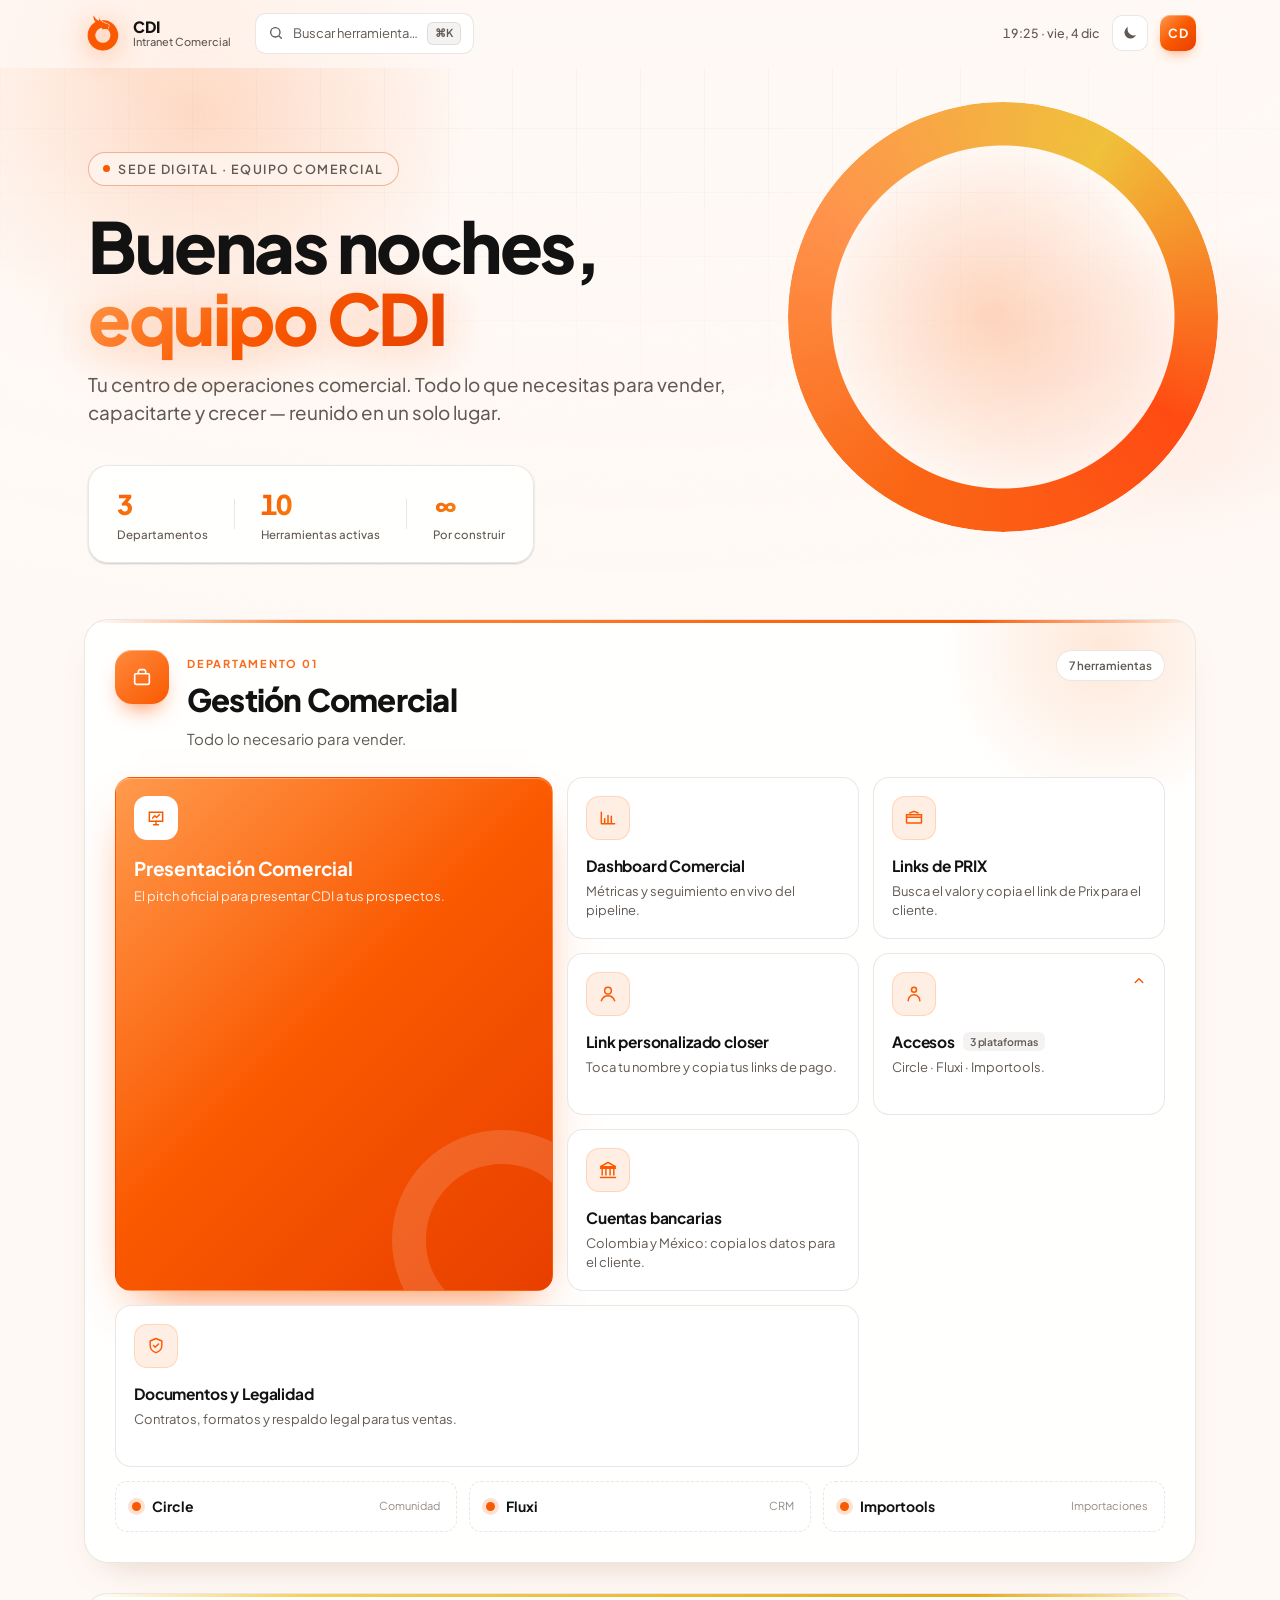
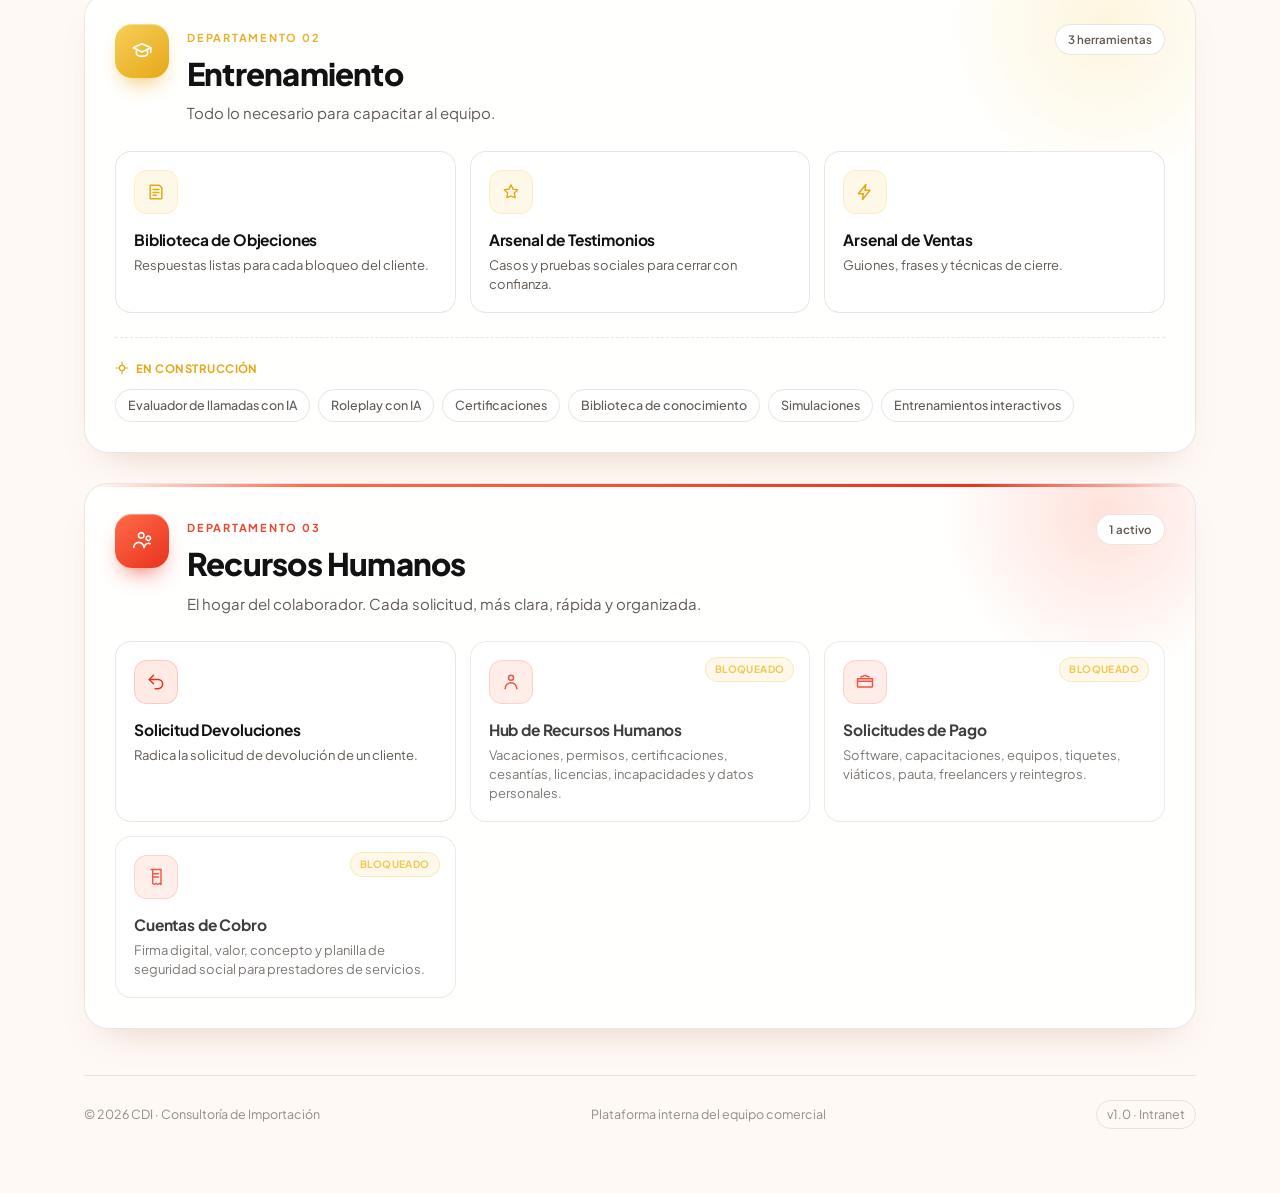
<file: index.html>
<!DOCTYPE html>
<html lang="es" data-theme="dark">
<head>
  <meta charset="UTF-8" />
  <meta name="viewport" content="width=device-width, initial-scale=1.0" />
  <meta name="description" content="Intranet Comercial de CDI — la sede digital del equipo comercial." />
  <meta name="theme-color" content="#070707" />
  <title>CDI · Intranet Comercial</title>
  <link rel="icon" type="image/png" href="favicon.png?v=1">
  <link rel="apple-touch-icon" href="apple-touch-icon.png?v=1">

  <!-- Tipografía de marca Círculo: Plus Jakarta Sans (con fallback de sistema) -->
  <link rel="preconnect" href="https://fonts.googleapis.com" />
  <link rel="preconnect" href="https://fonts.gstatic.com" crossorigin />
  <!-- la fuente carga sin bloquear: la página se muestra de inmediato y la letra cambia al llegar -->
  <link href="https://fonts.googleapis.com/css2?family=Plus+Jakarta+Sans:wght@400;500;600;700;800&display=swap" rel="stylesheet" media="print" onload="this.media='all'" />
  <noscript><link href="https://fonts.googleapis.com/css2?family=Plus+Jakarta+Sans:wght@400;500;600;700;800&display=swap" rel="stylesheet" /></noscript>

  <link rel="stylesheet" href="style.css?v=20261124" />
</head>
<body>
  <!-- Capa ambiental de fondo -->
  <div class="ambient" aria-hidden="true">
    <span class="orb orb--a"></span>
    <span class="orb orb--b"></span>
    <span class="orb orb--c"></span>
    <span class="grid-lines"></span>
  </div>

  <!-- ===================== TOPBAR ===================== -->
  <header class="topbar" id="topbar">
    <div class="topbar__inner">
      <a class="brand" href="#top" aria-label="CDI · Intranet Comercial">
        <span class="brand__mark">
          <img src="logo-circulo.png" alt="" width="38" height="38">
        </span>
        <span class="brand__text">
          <strong>CDI</strong>
          <em>Intranet Comercial</em>
        </span>
      </a>

      <button class="cmd" id="cmdOpen" type="button" aria-label="Buscar en la intranet">
        <svg viewBox="0 0 24 24" width="16" height="16" aria-hidden="true"><circle cx="11" cy="11" r="7" fill="none" stroke="currentColor" stroke-width="2"/><path d="m20 20-3.2-3.2" stroke="currentColor" stroke-width="2" stroke-linecap="round"/></svg>
        <span>Buscar herramienta…</span>
        <kbd>⌘K</kbd>
      </button>

      <div class="topbar__right">
        <span class="clock" id="clock" aria-hidden="true">—</span>
        <button class="icon-btn" id="themeToggle" type="button" aria-label="Cambiar tema">
          <svg class="ic-sun" viewBox="0 0 24 24" width="18" height="18" aria-hidden="true"><circle cx="12" cy="12" r="4.2" fill="currentColor"/><g stroke="currentColor" stroke-width="1.8" stroke-linecap="round"><path d="M12 3v2.4M12 18.6V21M3 12h2.4M18.6 12H21M5.6 5.6l1.7 1.7M16.7 16.7l1.7 1.7M18.4 5.6l-1.7 1.7M7.3 16.7l-1.7 1.7"/></g></svg>
          <svg class="ic-moon" viewBox="0 0 24 24" width="18" height="18" aria-hidden="true"><path d="M20 14.5A8 8 0 0 1 9.5 4a8 8 0 1 0 10.5 10.5Z" fill="currentColor"/></svg>
        </button>
        <div class="avatar" id="avatar" title="Colaborador CDI">CD</div>
      </div>
    </div>
  </header>

  <main id="top">
    <!-- ===================== HERO / LOBBY ===================== -->
    <section class="hero reveal">
      <p class="hero__eyebrow">
        <span class="pulse"></span> Sede digital · Equipo Comercial
      </p>
      <h1 class="hero__title" id="greeting">Bienvenido a CDI</h1>
      <p class="hero__sub">
        Tu centro de operaciones comercial. Todo lo que necesitas para vender,
        capacitarte y crecer — reunido en un solo lugar.
      </p>

      <div class="hero__stats">
        <div class="stat">
          <span class="stat__num" data-count="3">3</span>
          <span class="stat__label">Departamentos</span>
        </div>
        <span class="stat__div"></span>
        <div class="stat">
          <span class="stat__num" data-count="10">10</span>
          <span class="stat__label">Herramientas activas</span>
        </div>
        <span class="stat__div"></span>
        <div class="stat">
          <span class="stat__num">∞</span>
          <span class="stat__label">Por construir</span>
        </div>
      </div>
    </section>

    <!-- ===================== DEPARTAMENTOS ===================== -->
    <section class="departments" aria-label="Departamentos">

      <!-- ========== 1 · GESTIÓN COMERCIAL ========== -->
      <article class="dept dept--comercial reveal" data-accent="comercial" id="dep-comercial">
        <div class="dept__glow" aria-hidden="true"></div>
        <header class="dept__head">
          <div class="dept__badge">
            <svg viewBox="0 0 24 24" width="22" height="22" aria-hidden="true"><path d="M4 8.5h16M8 8.5V6.2A2.2 2.2 0 0 1 10.2 4h3.6A2.2 2.2 0 0 1 16 6.2v2.3M5 8.5h14a1 1 0 0 1 1 1V18a2 2 0 0 1-2 2H6a2 2 0 0 1-2-2V9.5a1 1 0 0 1 1-1Z" fill="none" stroke="currentColor" stroke-width="1.8" stroke-linejoin="round"/></svg>
          </div>
          <div class="dept__titles">
            <span class="dept__kicker">Departamento 01</span>
            <h2 class="dept__name">Gestión Comercial</h2>
            <p class="dept__desc">Todo lo necesario para vender.</p>
          </div>
          <span class="dept__count">7 herramientas</span>
        </header>

        <div class="tools tools--feature">
          <a class="tool tool--primary" href="https://mejiacarlosenrique.github.io/Presentacion/" target="_blank" rel="noopener" data-name="presentación comercial">
            <span class="tool__ic">
              <svg viewBox="0 0 24 24" width="20" height="20" aria-hidden="true"><path d="M4 5h16v11H4z" fill="none" stroke="currentColor" stroke-width="1.8"/><path d="M9 20h6M12 16v4" stroke="currentColor" stroke-width="1.8" stroke-linecap="round"/><path d="M8 12l2.6-2.6 2 2L16 8" fill="none" stroke="currentColor" stroke-width="1.8" stroke-linecap="round" stroke-linejoin="round"/></svg>
            </span>
            <span class="tool__body">
              <strong class="tool__name">Presentación Comercial</strong>
              <span class="tool__desc">El pitch oficial para presentar CDI a tus prospectos.</span>
            </span>
            <span class="tool__arrow" aria-hidden="true">↗</span>
          </a>

          <a class="tool" href="https://mejiacarlosenrique.github.io/GHL---CDI/" target="_blank" rel="noopener" data-name="dashboard comercial">
            <span class="tool__ic">
              <svg viewBox="0 0 24 24" width="20" height="20" aria-hidden="true"><path d="M4 19V5M20 19H4M8 19v-6M12 19V9M16 19v-9" fill="none" stroke="currentColor" stroke-width="1.8" stroke-linecap="round" stroke-linejoin="round"/></svg>
            </span>
            <span class="tool__body">
              <strong class="tool__name">Dashboard Comercial</strong>
              <span class="tool__desc">Métricas y seguimiento en vivo del pipeline.</span>
            </span>
            <span class="tool__arrow" aria-hidden="true">↗</span>
          </a>

          <a class="tool" href="pagos.html" data-name="links de prix pago pse breb cobro">
            <span class="tool__ic">
              <svg viewBox="0 0 24 24" width="20" height="20" aria-hidden="true"><path d="M3 8h18v9a1 1 0 0 1-1 1H4a1 1 0 0 1-1-1V8Z" fill="none" stroke="currentColor" stroke-width="1.8"/><path d="M3 11h18" stroke="currentColor" stroke-width="1.8"/><path d="M7 6l5-2 5 2" fill="none" stroke="currentColor" stroke-width="1.8" stroke-linecap="round" stroke-linejoin="round"/></svg>
            </span>
            <span class="tool__body">
              <strong class="tool__name">Links de PRIX</strong>
              <span class="tool__desc">Busca el valor y copia el link de Prix para el cliente.</span>
            </span>
            <span class="tool__arrow" aria-hidden="true">→</span>
          </a>

          <a class="tool" href="links-closer.html" data-name="link personalizado closer karen yeison wendy lewin group">
            <span class="tool__ic">
              <svg viewBox="0 0 24 24" width="20" height="20" aria-hidden="true"><circle cx="12" cy="8" r="4" fill="none" stroke="currentColor" stroke-width="1.8"/><path d="M4 20c1.5-4 4.5-6 8-6s6.5 2 8 6" fill="none" stroke="currentColor" stroke-width="1.8" stroke-linecap="round"/></svg>
            </span>
            <span class="tool__body">
              <strong class="tool__name">Link personalizado closer</strong>
              <span class="tool__desc">Toca tu nombre y copia tus links de pago.</span>
            </span>
            <span class="tool__arrow" aria-hidden="true">→</span>
          </a>

          <button class="tool tool--group" type="button" data-name="accesos circle fluxi importools" aria-expanded="true" aria-controls="accesos-panel">
            <span class="tool__ic">
              <svg viewBox="0 0 24 24" width="20" height="20" aria-hidden="true"><path d="M15 7a3 3 0 1 0-6 0 3 3 0 0 0 6 0Z" fill="none" stroke="currentColor" stroke-width="1.8"/><path d="M5 20a7 7 0 0 1 14 0" fill="none" stroke="currentColor" stroke-width="1.8" stroke-linecap="round"/></svg>
            </span>
            <span class="tool__body">
              <strong class="tool__name">Accesos <span class="tool__hint">3 plataformas</span></strong>
              <span class="tool__desc">Circle · Fluxi · Importools.</span>
            </span>
            <span class="tool__chev" aria-hidden="true">
              <svg viewBox="0 0 24 24" width="18" height="18"><path d="m7 10 5 5 5-5" fill="none" stroke="currentColor" stroke-width="2" stroke-linecap="round" stroke-linejoin="round"/></svg>
            </span>
          </button>

          <a class="tool" href="cuentas.html" data-name="cuentas bancarias bancolombia mexico clabe transferencia consignacion">
            <span class="tool__ic">
              <svg viewBox="0 0 24 24" width="20" height="20" aria-hidden="true"><path d="M3 10h18M5 10v8M9.5 10v8M14.5 10v8M19 10v8M3 21h18M12 3l9 5H3l9-5Z" fill="none" stroke="currentColor" stroke-width="1.8" stroke-linecap="round" stroke-linejoin="round"/></svg>
            </span>
            <span class="tool__body">
              <strong class="tool__name">Cuentas bancarias</strong>
              <span class="tool__desc">Colombia y México: copia los datos para el cliente.</span>
            </span>
            <span class="tool__arrow" aria-hidden="true">→</span>
          </a>

          <a class="tool" href="legalidad.html" data-name="documentos y legalidad contratos cámara de comercio rut certificación bancaria">
            <span class="tool__ic">
              <svg viewBox="0 0 24 24" width="20" height="20" aria-hidden="true"><path d="M12 3l7 3v5c0 4.4-3 7.6-7 9-4-1.4-7-4.6-7-9V6l7-3Z" fill="none" stroke="currentColor" stroke-width="1.7" stroke-linejoin="round"/><path d="M9 11.5l2 2 4-4" fill="none" stroke="currentColor" stroke-width="1.7" stroke-linecap="round" stroke-linejoin="round"/></svg>
            </span>
            <span class="tool__body">
              <strong class="tool__name">Documentos y Legalidad</strong>
              <span class="tool__desc">Contratos, formatos y respaldo legal para tus ventas.</span>
            </span>
            <span class="tool__arrow" aria-hidden="true">→</span>
          </a>
        </div>

        <div class="accesos" id="accesos-panel">
          <a class="access" href="https://curso.circulodeimportadores.com/c/avisos-y-comunidad?post_login_redirect=https%3A%2F%2Fcurso.circulodeimportadores.com%2F">
            <span class="access__dot"></span>
            <span class="access__name">Circle</span>
            <span class="access__meta">Comunidad</span>
          </a>
          <a class="access" href="https://app.fluxi.co/">
            <span class="access__dot"></span>
            <span class="access__name">Fluxi</span>
            <span class="access__meta">CRM</span>
          </a>
          <a class="access" href="https://importools.com.co/dashboard/importaciones/">
            <span class="access__dot"></span>
            <span class="access__name">Importools</span>
            <span class="access__meta">Importaciones</span>
          </a>
        </div>
      </article>

      <!-- ========== 2 · ENTRENAMIENTO ========== -->
      <article class="dept dept--entrenamiento reveal" data-accent="entrenamiento" id="dep-entrenamiento">
        <div class="dept__glow" aria-hidden="true"></div>
        <header class="dept__head">
          <div class="dept__badge">
            <svg viewBox="0 0 24 24" width="22" height="22" aria-hidden="true"><path d="M12 4 2.5 8.5 12 13l9.5-4.5L12 4Z" fill="none" stroke="currentColor" stroke-width="1.8" stroke-linejoin="round"/><path d="M6 10.5V15c0 1.4 2.7 2.8 6 2.8s6-1.4 6-2.8v-4.5M21.5 8.5v5" fill="none" stroke="currentColor" stroke-width="1.8" stroke-linecap="round"/></svg>
          </div>
          <div class="dept__titles">
            <span class="dept__kicker">Departamento 02</span>
            <h2 class="dept__name">Entrenamiento</h2>
            <p class="dept__desc">Todo lo necesario para capacitar al equipo.</p>
          </div>
          <span class="dept__count">3 herramientas</span>
        </header>

        <div class="tools tools--grid">
          <a class="tool" href="https://consultoriaimportacion-crypto.github.io/objeciones/" target="_blank" rel="noopener" data-name="biblioteca de objeciones">
            <span class="tool__ic">
              <svg viewBox="0 0 24 24" width="20" height="20" aria-hidden="true"><path d="M5 4h11l3 3v13H5z" fill="none" stroke="currentColor" stroke-width="1.8" stroke-linejoin="round"/><path d="M8.5 9h7M8.5 12.5h7M8.5 16h4" stroke="currentColor" stroke-width="1.8" stroke-linecap="round"/></svg>
            </span>
            <span class="tool__body">
              <strong class="tool__name">Biblioteca de Objeciones</strong>
              <span class="tool__desc">Respuestas listas para cada bloqueo del cliente.</span>
            </span>
            <span class="tool__arrow" aria-hidden="true">↗</span>
          </a>

          <a class="tool" href="https://consultoriaimportacion-crypto.github.io/ARSENAL-DE-TESTIMONIOS/Arsenal_de_Casos.html" target="_blank" rel="noopener" data-name="arsenal de testimonios">
            <span class="tool__ic">
              <svg viewBox="0 0 24 24" width="20" height="20" aria-hidden="true"><path d="M12 3.5l2.5 5 5.5.8-4 3.9.95 5.5L12 16.9 7.1 18.7 8 13.2 4 9.3l5.5-.8L12 3.5Z" fill="none" stroke="currentColor" stroke-width="1.7" stroke-linejoin="round"/></svg>
            </span>
            <span class="tool__body">
              <strong class="tool__name">Arsenal de Testimonios</strong>
              <span class="tool__desc">Casos y pruebas sociales para cerrar con confianza.</span>
            </span>
            <span class="tool__arrow" aria-hidden="true">↗</span>
          </a>

          <a class="tool" href="https://consultoriaimportacion-crypto.github.io/closing/?v=2" target="_blank" rel="noopener" data-name="arsenal de ventas cierre closing">
            <span class="tool__ic">
              <svg viewBox="0 0 24 24" width="20" height="20" aria-hidden="true"><path d="M13 3 4 14h6l-1 7 9-11h-6l1-7Z" fill="none" stroke="currentColor" stroke-width="1.8" stroke-linejoin="round"/></svg>
            </span>
            <span class="tool__body">
              <strong class="tool__name">Arsenal de Ventas</strong>
              <span class="tool__desc">Guiones, frases y técnicas de cierre.</span>
            </span>
            <span class="tool__arrow" aria-hidden="true">↗</span>
          </a>
        </div>

        <footer class="roadmap">
          <span class="roadmap__label">
            <svg viewBox="0 0 24 24" width="14" height="14" aria-hidden="true"><path d="M12 2v4M12 18v4M2 12h4M18 12h4" stroke="currentColor" stroke-width="2" stroke-linecap="round"/><circle cx="12" cy="12" r="4.5" fill="none" stroke="currentColor" stroke-width="2"/></svg>
            En construcción
          </span>
          <ul class="roadmap__chips">
            <li>Evaluador de llamadas con IA</li>
            <li>Roleplay con IA</li>
            <li>Certificaciones</li>
            <li>Biblioteca de conocimiento</li>
            <li>Simulaciones</li>
            <li>Entrenamientos interactivos</li>
          </ul>
        </footer>
      </article>

      <!-- ========== 3 · RECURSOS HUMANOS ========== -->
      <article class="dept dept--rrhh reveal" data-accent="rrhh" id="dep-rrhh">
        <div class="dept__glow" aria-hidden="true"></div>
        <header class="dept__head">
          <div class="dept__badge">
            <svg viewBox="0 0 24 24" width="22" height="22" aria-hidden="true"><path d="M9 8a3 3 0 1 0-.001-.001M16.5 9a2.4 2.4 0 1 0 0-.001" fill="none" stroke="currentColor" stroke-width="1.8"/><path d="M3 19a5.5 5.5 0 0 1 11 0M14.5 19a4.5 4.5 0 0 1 6.5-4.02" fill="none" stroke="currentColor" stroke-width="1.8" stroke-linecap="round"/></svg>
          </div>
          <div class="dept__titles">
            <span class="dept__kicker">Departamento 03</span>
            <h2 class="dept__name">Recursos Humanos</h2>
            <p class="dept__desc">El hogar del colaborador. Cada solicitud, más clara, rápida y organizada.</p>
          </div>
          <span class="dept__count">1 activo</span>
        </header>

        <div class="tools tools--grid">
          <a class="tool" href="https://script.google.com/macros/s/AKfycbwHZqwj7JlY9vyj9EdR917MvA25Np7XS5CUlZMr_02Nra-gs50mEdbJVmujbJBznIsW0A/exec" target="_blank" rel="noopener" data-name="solicitud devoluciones devolucion reembolso cliente">
            <span class="tool__ic">
              <svg viewBox="0 0 24 24" width="20" height="20" aria-hidden="true"><path d="M9 14 4 9l5-5" fill="none" stroke="currentColor" stroke-width="1.8" stroke-linecap="round" stroke-linejoin="round"/><path d="M4 9h10.5a5.5 5.5 0 0 1 0 11H11" fill="none" stroke="currentColor" stroke-width="1.8" stroke-linecap="round"/></svg>
            </span>
            <span class="tool__body">
              <strong class="tool__name">Solicitud Devoluciones</strong>
              <span class="tool__desc">Radica la solicitud de devolución de un cliente.</span>
            </span>
            <span class="tool__arrow" aria-hidden="true">↗</span>
          </a>

          <span class="tool tool--soon" data-name="hub de recursos humanos vacaciones permisos incapacidades" aria-disabled="true" tabindex="0">
            <span class="tool__ic">
              <svg viewBox="0 0 24 24" width="20" height="20" aria-hidden="true"><path d="M15 7a3 3 0 1 0-6 0 3 3 0 0 0 6 0Z" fill="none" stroke="currentColor" stroke-width="1.8"/><path d="M5 20a7 7 0 0 1 14 0" fill="none" stroke="currentColor" stroke-width="1.8" stroke-linecap="round"/></svg>
            </span>
            <span class="tool__body">
              <strong class="tool__name">Hub de Recursos Humanos</strong>
              <span class="tool__desc">Vacaciones, permisos, certificaciones, cesantías, licencias, incapacidades y datos personales.</span>
            </span>
            <span class="badge badge--soon">Bloqueado</span>
          </span>

          <span class="tool tool--soon" data-name="portal de solicitudes de pago viaticos software" aria-disabled="true" tabindex="0">
            <span class="tool__ic">
              <svg viewBox="0 0 24 24" width="20" height="20" aria-hidden="true"><path d="M3 8h18v9a1 1 0 0 1-1 1H4a1 1 0 0 1-1-1V8Z" fill="none" stroke="currentColor" stroke-width="1.8"/><path d="M3 11h18" stroke="currentColor" stroke-width="1.8"/><path d="M7 6l5-2 5 2" fill="none" stroke="currentColor" stroke-width="1.8" stroke-linecap="round" stroke-linejoin="round"/></svg>
            </span>
            <span class="tool__body">
              <strong class="tool__name">Solicitudes de Pago</strong>
              <span class="tool__desc">Software, capacitaciones, equipos, tiquetes, viáticos, pauta, freelancers y reintegros.</span>
            </span>
            <span class="badge badge--soon">Bloqueado</span>
          </span>

          <span class="tool tool--soon" data-name="portal de cuentas de cobro firma digital" aria-disabled="true" tabindex="0">
            <span class="tool__ic">
              <svg viewBox="0 0 24 24" width="20" height="20" aria-hidden="true"><path d="M6 3h12v18l-2-1.3-2 1.3-2-1.3-2 1.3-2-1.3V3Z" fill="none" stroke="currentColor" stroke-width="1.7" stroke-linejoin="round"/><path d="M9 8h6M9 12h6" stroke="currentColor" stroke-width="1.7" stroke-linecap="round"/></svg>
            </span>
            <span class="tool__body">
              <strong class="tool__name">Cuentas de Cobro</strong>
              <span class="tool__desc">Firma digital, valor, concepto y planilla de seguridad social para prestadores de servicios.</span>
            </span>
            <span class="badge badge--soon">Bloqueado</span>
          </span>
        </div>
      </article>

    </section>

    <footer class="site-foot">
      <span>© <span id="year">2026</span> CDI · Consultoría de Importación</span>
      <span class="site-foot__mid">Plataforma interna del equipo comercial</span>
      <span class="site-foot__ver">v1.0 · Intranet</span>
    </footer>
  </main>

  <!-- ===================== COMMAND PALETTE ===================== -->
  <div class="palette" id="palette" hidden>
    <div class="palette__backdrop" data-close></div>
    <div class="palette__panel" role="dialog" aria-modal="true" aria-label="Buscar herramienta">
      <div class="palette__input">
        <svg viewBox="0 0 24 24" width="18" height="18" aria-hidden="true"><circle cx="11" cy="11" r="7" fill="none" stroke="currentColor" stroke-width="2"/><path d="m20 20-3.2-3.2" stroke="currentColor" stroke-width="2" stroke-linecap="round"/></svg>
        <input type="text" id="paletteInput" placeholder="Buscar herramienta, departamento o recurso…" autocomplete="off" />
        <kbd data-close>Esc</kbd>
      </div>
      <ul class="palette__list" id="paletteList"></ul>
      <div class="palette__empty" id="paletteEmpty" hidden>Sin resultados.</div>
    </div>
  </div>

  <div class="toast" id="toast" role="status" aria-live="polite"></div>

  <script src="script.js?v=20261124"></script>
</body>
</html>
</file>
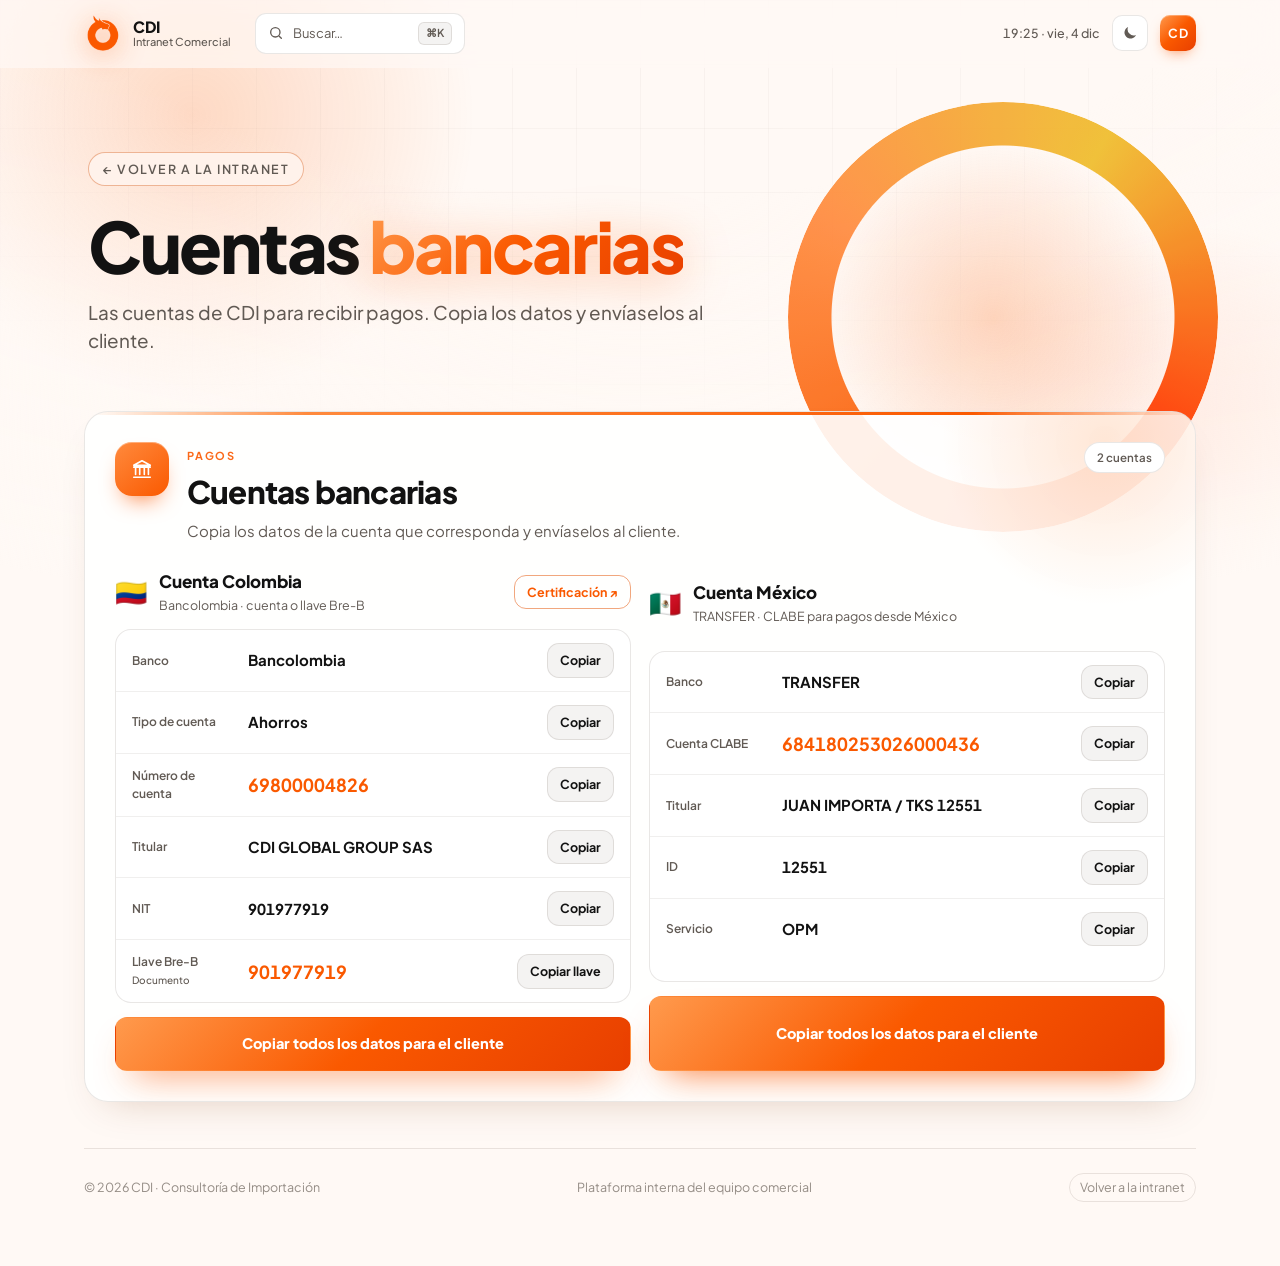
<file: cuentas.html>
<!DOCTYPE html>
<html lang="es" data-theme="dark">
<head>
  <meta charset="UTF-8" />
  <meta name="viewport" content="width=device-width, initial-scale=1.0" />
  <meta name="description" content="Documentos legales de CDI para compartir con clientes." />
  <meta name="theme-color" content="#070707" />
  <title>Cuentas bancarias · CDI</title>
  <link rel="icon" type="image/png" href="favicon.png?v=1">
  <link rel="apple-touch-icon" href="apple-touch-icon.png?v=1">

  <link rel="preconnect" href="https://fonts.googleapis.com" />
  <link rel="preconnect" href="https://fonts.gstatic.com" crossorigin />
  <!-- la fuente carga sin bloquear: la página se muestra de inmediato y la letra cambia al llegar -->
  <link href="https://fonts.googleapis.com/css2?family=Plus+Jakarta+Sans:wght@400;500;600;700;800&display=swap" rel="stylesheet" media="print" onload="this.media='all'" />
  <noscript><link href="https://fonts.googleapis.com/css2?family=Plus+Jakarta+Sans:wght@400;500;600;700;800&display=swap" rel="stylesheet" /></noscript>

  <link rel="stylesheet" href="style.css?v=20261124" />
</head>
<body>
  <div class="ambient" aria-hidden="true">
    <span class="orb orb--a"></span>
    <span class="orb orb--b"></span>
    <span class="orb orb--c"></span>
    <span class="grid-lines"></span>
  </div>

  <!-- ===================== TOPBAR ===================== -->
  <header class="topbar" id="topbar">
    <div class="topbar__inner">
      <a class="brand" href="index.html" aria-label="Volver a la Intranet CDI">
        <span class="brand__mark">
          <img src="logo-circulo.png" alt="" width="38" height="38">
        </span>
        <span class="brand__text">
          <strong>CDI</strong>
          <em>Intranet Comercial</em>
        </span>
      </a>

      <button class="cmd" id="cmdOpen" type="button" aria-label="Buscar">
        <svg viewBox="0 0 24 24" width="16" height="16" aria-hidden="true"><circle cx="11" cy="11" r="7" fill="none" stroke="currentColor" stroke-width="2"/><path d="m20 20-3.2-3.2" stroke="currentColor" stroke-width="2" stroke-linecap="round"/></svg>
        <span>Buscar…</span>
        <kbd>⌘K</kbd>
      </button>

      <div class="topbar__right">
        <span class="clock" id="clock" aria-hidden="true">—</span>
        <button class="icon-btn" id="themeToggle" type="button" aria-label="Cambiar tema">
          <svg class="ic-sun" viewBox="0 0 24 24" width="18" height="18" aria-hidden="true"><circle cx="12" cy="12" r="4.2" fill="currentColor"/><g stroke="currentColor" stroke-width="1.8" stroke-linecap="round"><path d="M12 3v2.4M12 18.6V21M3 12h2.4M18.6 12H21M5.6 5.6l1.7 1.7M16.7 16.7l1.7 1.7M18.4 5.6l-1.7 1.7M7.3 16.7l-1.7 1.7"/></g></svg>
          <svg class="ic-moon" viewBox="0 0 24 24" width="18" height="18" aria-hidden="true"><path d="M20 14.5A8 8 0 0 1 9.5 4a8 8 0 1 0 10.5 10.5Z" fill="currentColor"/></svg>
        </button>
        <div class="avatar" id="avatar" title="Colaborador CDI">CD</div>
      </div>
    </div>
  </header>

  <main id="top">
    <!-- ===================== HERO ===================== -->
    <section class="hero reveal">
      <p class="hero__eyebrow">
        <a href="index.html" style="color:inherit;text-decoration:none">← Volver a la intranet</a>
      </p>
      <h1 class="hero__title">Cuentas <span class="fire-text">bancarias</span></h1>
      <p class="hero__sub">
        Las cuentas de CDI para recibir pagos. Copia los datos y envíaselos al cliente.
      </p>
    </section>

    <!-- ===================== CUENTAS BANCARIAS ===================== -->
    <section class="departments" aria-label="Cuentas bancarias">
      <article class="dept dept--comercial reveal" data-accent="comercial" id="dep-cuentas">
        <div class="dept__glow" aria-hidden="true"></div>
        <header class="dept__head">
          <div class="dept__badge">
            <svg viewBox="0 0 24 24" width="22" height="22" aria-hidden="true"><path d="M3 10h18M5 10v8M9.5 10v8M14.5 10v8M19 10v8M3 21h18M12 3l9 5H3l9-5Z" fill="none" stroke="currentColor" stroke-width="1.8" stroke-linecap="round" stroke-linejoin="round"/></svg>
          </div>
          <div class="dept__titles">
            <span class="dept__kicker">Pagos</span>
            <h2 class="dept__name">Cuentas bancarias</h2>
            <p class="dept__desc">Copia los datos de la cuenta que corresponda y envíaselos al cliente.</p>
          </div>
          <span class="dept__count">2 cuentas</span>
        </header>

        <div class="banks">
          <div class="bank">
            <div class="bank__head"><span class="bank__flag" aria-hidden="true">🇨🇴</span><div><h3 class="bank__title">Cuenta Colombia</h3><p class="bank__sub">Bancolombia · cuenta o llave Bre-B</p></div><a class="bank__doc" href="https://drive.google.com/file/d/1KCqrTq3aJAJK92B0ZrPsDkqoJbLykQMn/view" target="_blank" rel="noopener">Certificación ↗</a></div>
            <dl class="bank__rows">
              <div class="bank__row"><dt>Banco</dt><dd>Bancolombia</dd><button class="bank__copy" type="button" data-copy="Bancolombia">Copiar</button></div>
              <div class="bank__row"><dt>Tipo de cuenta</dt><dd>Ahorros</dd><button class="bank__copy" type="button" data-copy="Ahorros">Copiar</button></div>
              <div class="bank__row bank__row--key"><dt>Número de cuenta</dt><dd>69800004826</dd><button class="bank__copy" type="button" data-copy="69800004826">Copiar</button></div>
              <div class="bank__row"><dt>Titular</dt><dd>CDI GLOBAL GROUP SAS</dd><button class="bank__copy" type="button" data-copy="CDI GLOBAL GROUP SAS">Copiar</button></div>
              <div class="bank__row"><dt>NIT</dt><dd>901977919</dd><button class="bank__copy" type="button" data-copy="901977919">Copiar</button></div>
              <div class="bank__row bank__row--key"><dt>Llave Bre-B<br><small style="font-weight:500">Documento</small></dt><dd>901977919</dd><button class="bank__copy" type="button" data-copy="901977919">Copiar llave</button></div>
            </dl>
            <button class="bank__all" type="button" data-copy="Datos para el pago:&#10;Banco: Bancolombia&#10;Tipo de cuenta: Ahorros&#10;Número de cuenta: 69800004826&#10;Titular: CDI GLOBAL GROUP SAS&#10;NIT: 901977919&#10;Llave Bre-B (documento): 901977919">Copiar todos los datos para el cliente</button>
          </div>
          <div class="bank">
            <div class="bank__head"><span class="bank__flag" aria-hidden="true">🇲🇽</span><div><h3 class="bank__title">Cuenta México</h3><p class="bank__sub">TRANSFER · CLABE para pagos desde México</p></div></div>
            <dl class="bank__rows">
              <div class="bank__row"><dt>Banco</dt><dd>TRANSFER</dd><button class="bank__copy" type="button" data-copy="TRANSFER">Copiar</button></div>
              <div class="bank__row bank__row--key"><dt>Cuenta CLABE</dt><dd>684180253026000436</dd><button class="bank__copy" type="button" data-copy="684180253026000436">Copiar</button></div>
              <div class="bank__row"><dt>Titular</dt><dd>JUAN IMPORTA / TKS 12551</dd><button class="bank__copy" type="button" data-copy="JUAN IMPORTA / TKS 12551">Copiar</button></div>
              <div class="bank__row"><dt>ID</dt><dd>12551</dd><button class="bank__copy" type="button" data-copy="12551">Copiar</button></div>
              <div class="bank__row"><dt>Servicio</dt><dd>OPM</dd><button class="bank__copy" type="button" data-copy="OPM">Copiar</button></div>
            </dl>
            <button class="bank__all" type="button" data-copy="Datos para el pago:&#10;Banco: TRANSFER&#10;Cuenta CLABE: 684180253026000436&#10;Titular: JUAN IMPORTA / TKS 12551&#10;ID: 12551&#10;Servicio: OPM">Copiar todos los datos para el cliente</button>
          </div>
        </div>
      </article>
    </section>

    <footer class="site-foot">
      <span>© <span id="year">2026</span> CDI · Consultoría de Importación</span>
      <span class="site-foot__mid">Plataforma interna del equipo comercial</span>
      <span class="site-foot__ver"><a href="index.html" style="color:inherit">Volver a la intranet</a></span>
    </footer>
  </main>

  <!-- ===================== COMMAND PALETTE ===================== -->
  <div class="palette" id="palette" hidden>
    <div class="palette__backdrop" data-close></div>
    <div class="palette__panel" role="dialog" aria-modal="true" aria-label="Buscar">
      <div class="palette__input">
        <svg viewBox="0 0 24 24" width="18" height="18" aria-hidden="true"><circle cx="11" cy="11" r="7" fill="none" stroke="currentColor" stroke-width="2"/><path d="m20 20-3.2-3.2" stroke="currentColor" stroke-width="2" stroke-linecap="round"/></svg>
        <input type="text" id="paletteInput" placeholder="Buscar…" autocomplete="off" />
        <kbd data-close>Esc</kbd>
      </div>
      <ul class="palette__list" id="paletteList"></ul>
      <div class="palette__empty" id="paletteEmpty" hidden>Sin resultados.</div>
    </div>
  </div>

  <div class="toast" id="toast" role="status" aria-live="polite"></div>

  <script src="script.js?v=20261124"></script>
</body>
</html>
</file>
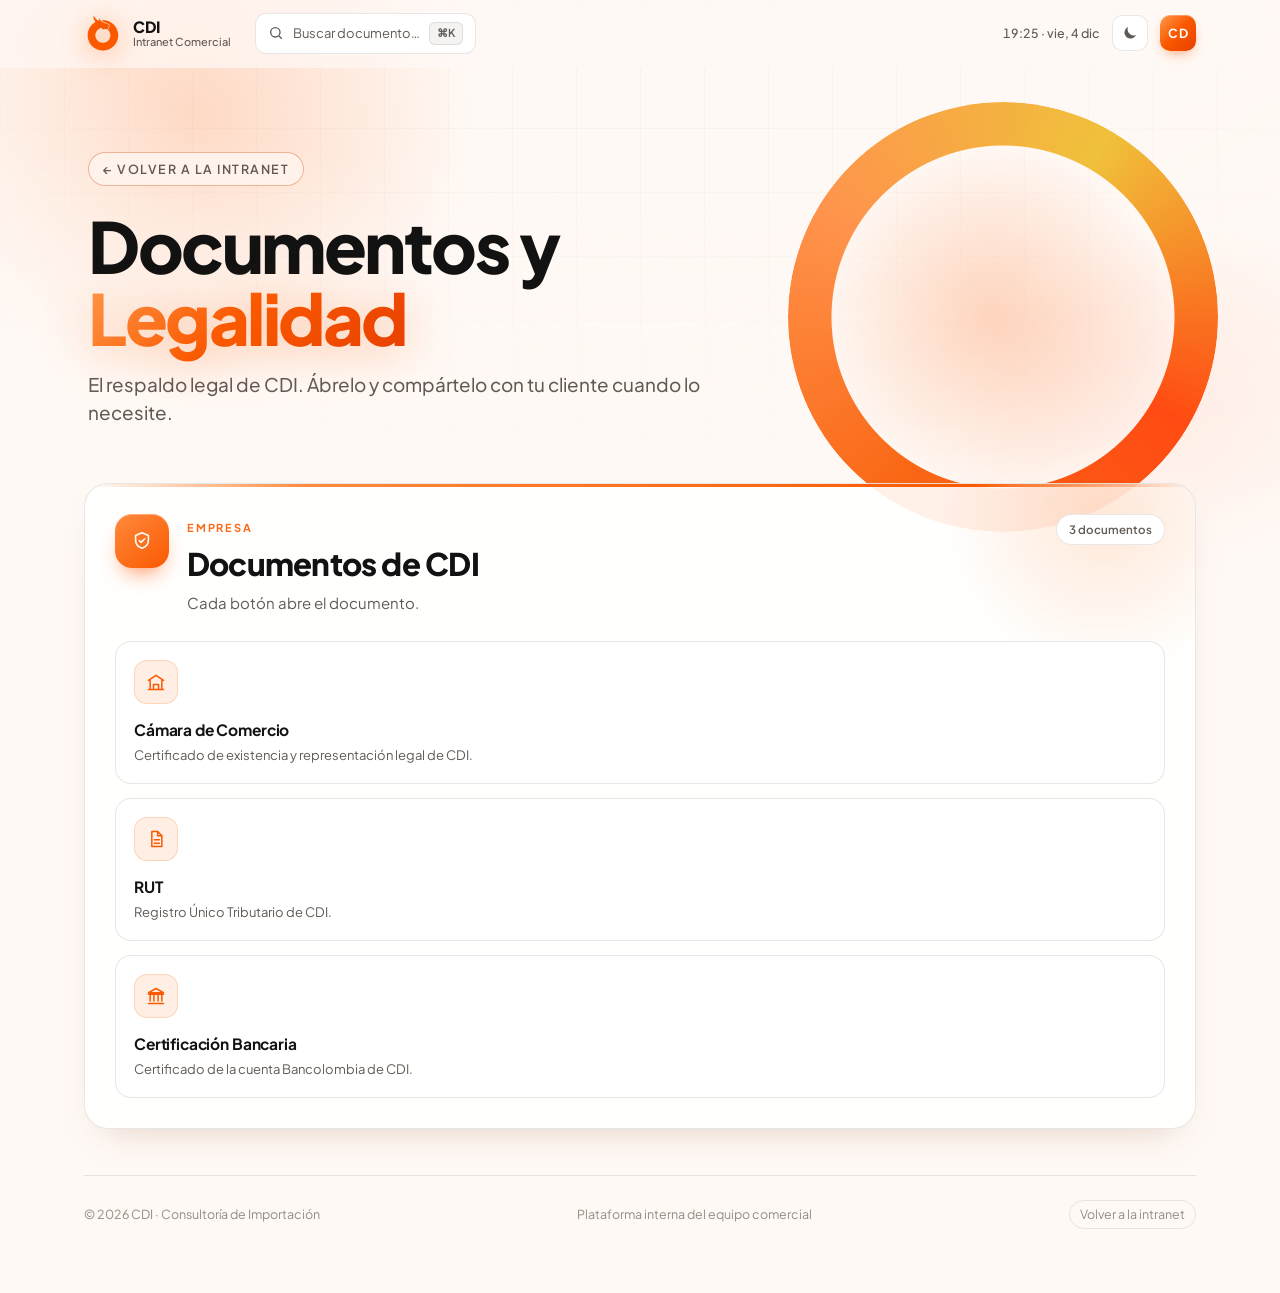
<file: legalidad.html>
<!DOCTYPE html>
<html lang="es" data-theme="dark">
<head>
  <meta charset="UTF-8" />
  <meta name="viewport" content="width=device-width, initial-scale=1.0" />
  <meta name="description" content="Documentos legales de CDI para compartir con clientes." />
  <meta name="theme-color" content="#070707" />
  <title>Documentos y Legalidad · CDI</title>
  <link rel="icon" type="image/png" href="favicon.png?v=1">
  <link rel="apple-touch-icon" href="apple-touch-icon.png?v=1">

  <link rel="preconnect" href="https://fonts.googleapis.com" />
  <link rel="preconnect" href="https://fonts.gstatic.com" crossorigin />
  <!-- la fuente carga sin bloquear: la página se muestra de inmediato y la letra cambia al llegar -->
  <link href="https://fonts.googleapis.com/css2?family=Plus+Jakarta+Sans:wght@400;500;600;700;800&display=swap" rel="stylesheet" media="print" onload="this.media='all'" />
  <noscript><link href="https://fonts.googleapis.com/css2?family=Plus+Jakarta+Sans:wght@400;500;600;700;800&display=swap" rel="stylesheet" /></noscript>

  <link rel="stylesheet" href="style.css?v=20261124" />
</head>
<body>
  <div class="ambient" aria-hidden="true">
    <span class="orb orb--a"></span>
    <span class="orb orb--b"></span>
    <span class="orb orb--c"></span>
    <span class="grid-lines"></span>
  </div>

  <!-- ===================== TOPBAR ===================== -->
  <header class="topbar" id="topbar">
    <div class="topbar__inner">
      <a class="brand" href="index.html" aria-label="Volver a la Intranet CDI">
        <span class="brand__mark">
          <img src="logo-circulo.png" alt="" width="38" height="38">
        </span>
        <span class="brand__text">
          <strong>CDI</strong>
          <em>Intranet Comercial</em>
        </span>
      </a>

      <button class="cmd" id="cmdOpen" type="button" aria-label="Buscar documento">
        <svg viewBox="0 0 24 24" width="16" height="16" aria-hidden="true"><circle cx="11" cy="11" r="7" fill="none" stroke="currentColor" stroke-width="2"/><path d="m20 20-3.2-3.2" stroke="currentColor" stroke-width="2" stroke-linecap="round"/></svg>
        <span>Buscar documento…</span>
        <kbd>⌘K</kbd>
      </button>

      <div class="topbar__right">
        <span class="clock" id="clock" aria-hidden="true">—</span>
        <button class="icon-btn" id="themeToggle" type="button" aria-label="Cambiar tema">
          <svg class="ic-sun" viewBox="0 0 24 24" width="18" height="18" aria-hidden="true"><circle cx="12" cy="12" r="4.2" fill="currentColor"/><g stroke="currentColor" stroke-width="1.8" stroke-linecap="round"><path d="M12 3v2.4M12 18.6V21M3 12h2.4M18.6 12H21M5.6 5.6l1.7 1.7M16.7 16.7l1.7 1.7M18.4 5.6l-1.7 1.7M7.3 16.7l-1.7 1.7"/></g></svg>
          <svg class="ic-moon" viewBox="0 0 24 24" width="18" height="18" aria-hidden="true"><path d="M20 14.5A8 8 0 0 1 9.5 4a8 8 0 1 0 10.5 10.5Z" fill="currentColor"/></svg>
        </button>
        <div class="avatar" id="avatar" title="Colaborador CDI">CD</div>
      </div>
    </div>
  </header>

  <main id="top">
    <!-- ===================== HERO ===================== -->
    <section class="hero reveal">
      <p class="hero__eyebrow">
        <a href="index.html" style="color:inherit;text-decoration:none">← Volver a la intranet</a>
      </p>
      <h1 class="hero__title">Documentos y <span class="fire-text">Legalidad</span></h1>
      <p class="hero__sub">
        El respaldo legal de CDI. Ábrelo y compártelo con tu cliente cuando lo necesite.
      </p>
    </section>

    <!-- ===================== DOCUMENTOS ===================== -->
    <section class="departments" aria-label="Documentos">
      <article class="dept dept--comercial reveal" data-accent="comercial" id="dep-legalidad">
        <div class="dept__glow" aria-hidden="true"></div>
        <header class="dept__head">
          <div class="dept__badge">
            <svg viewBox="0 0 24 24" width="22" height="22" aria-hidden="true"><path d="M12 3l7 3v5c0 4.4-3 7.6-7 9-4-1.4-7-4.6-7-9V6l7-3Z" fill="none" stroke="currentColor" stroke-width="1.7" stroke-linejoin="round"/><path d="M9 11.5l2 2 4-4" fill="none" stroke="currentColor" stroke-width="1.7" stroke-linecap="round" stroke-linejoin="round"/></svg>
          </div>
          <div class="dept__titles">
            <span class="dept__kicker">Empresa</span>
            <h2 class="dept__name">Documentos de CDI</h2>
            <p class="dept__desc">Cada botón abre el documento.</p>
          </div>
          <span class="dept__count">3 documentos</span>
        </header>

        <!-- Para agregar un documento: copia un bloque <a>, cambia el link (Drive → Compartir → Copiar vínculo), el nombre y la descripción. -->
        <div class="tools">
          <a class="tool" href="https://drive.google.com/file/d/1mG6gnXVMGvrD8uc9GZ1Fw_R0VbtMhX_V/view" target="_blank" rel="noopener" data-name="cámara de comercio camara">
            <span class="tool__ic">
              <svg viewBox="0 0 24 24" width="20" height="20" aria-hidden="true"><path d="M3 21h18M5 21V10M19 21V10M9 21v-6h6v6M3 10l9-6 9 6" fill="none" stroke="currentColor" stroke-width="1.8" stroke-linecap="round" stroke-linejoin="round"/></svg>
            </span>
            <span class="tool__body">
              <strong class="tool__name">Cámara de Comercio</strong>
              <span class="tool__desc">Certificado de existencia y representación legal de CDI.</span>
            </span>
            <span class="tool__arrow" aria-hidden="true">↗</span>
          </a>

          <a class="tool" href="https://drive.google.com/file/d/14R3j3gHSQoSwajXf66b4-6aFNpmJuVwl/view" target="_blank" rel="noopener" data-name="rut dian">
            <span class="tool__ic">
              <svg viewBox="0 0 24 24" width="20" height="20" aria-hidden="true"><path d="M7 3h7l5 5v13H7z" fill="none" stroke="currentColor" stroke-width="1.8" stroke-linejoin="round"/><path d="M14 3v5h5M10 13h6M10 17h6" fill="none" stroke="currentColor" stroke-width="1.8" stroke-linecap="round" stroke-linejoin="round"/></svg>
            </span>
            <span class="tool__body">
              <strong class="tool__name">RUT</strong>
              <span class="tool__desc">Registro Único Tributario de CDI.</span>
            </span>
            <span class="tool__arrow" aria-hidden="true">↗</span>
          </a>

          <a class="tool" href="https://drive.google.com/file/d/1KCqrTq3aJAJK92B0ZrPsDkqoJbLykQMn/view" target="_blank" rel="noopener" data-name="certificación bancaria certificacion cuenta banco">
            <span class="tool__ic">
              <svg viewBox="0 0 24 24" width="20" height="20" aria-hidden="true"><path d="M3 10h18M5 10v8M9.5 10v8M14.5 10v8M19 10v8M3 21h18M12 3l9 5H3l9-5Z" fill="none" stroke="currentColor" stroke-width="1.8" stroke-linecap="round" stroke-linejoin="round"/></svg>
            </span>
            <span class="tool__body">
              <strong class="tool__name">Certificación Bancaria</strong>
              <span class="tool__desc">Certificado de la cuenta Bancolombia de CDI.</span>
            </span>
            <span class="tool__arrow" aria-hidden="true">↗</span>
          </a>
        </div>
      </article>
    </section>

    <footer class="site-foot">
      <span>© <span id="year">2026</span> CDI · Consultoría de Importación</span>
      <span class="site-foot__mid">Plataforma interna del equipo comercial</span>
      <span class="site-foot__ver"><a href="index.html" style="color:inherit">Volver a la intranet</a></span>
    </footer>
  </main>

  <!-- ===================== COMMAND PALETTE ===================== -->
  <div class="palette" id="palette" hidden>
    <div class="palette__backdrop" data-close></div>
    <div class="palette__panel" role="dialog" aria-modal="true" aria-label="Buscar documento">
      <div class="palette__input">
        <svg viewBox="0 0 24 24" width="18" height="18" aria-hidden="true"><circle cx="11" cy="11" r="7" fill="none" stroke="currentColor" stroke-width="2"/><path d="m20 20-3.2-3.2" stroke="currentColor" stroke-width="2" stroke-linecap="round"/></svg>
        <input type="text" id="paletteInput" placeholder="Buscar documento…" autocomplete="off" />
        <kbd data-close>Esc</kbd>
      </div>
      <ul class="palette__list" id="paletteList"></ul>
      <div class="palette__empty" id="paletteEmpty" hidden>Sin resultados.</div>
    </div>
  </div>

  <div class="toast" id="toast" role="status" aria-live="polite"></div>

  <script src="script.js?v=20261124"></script>
</body>
</html>
</file>
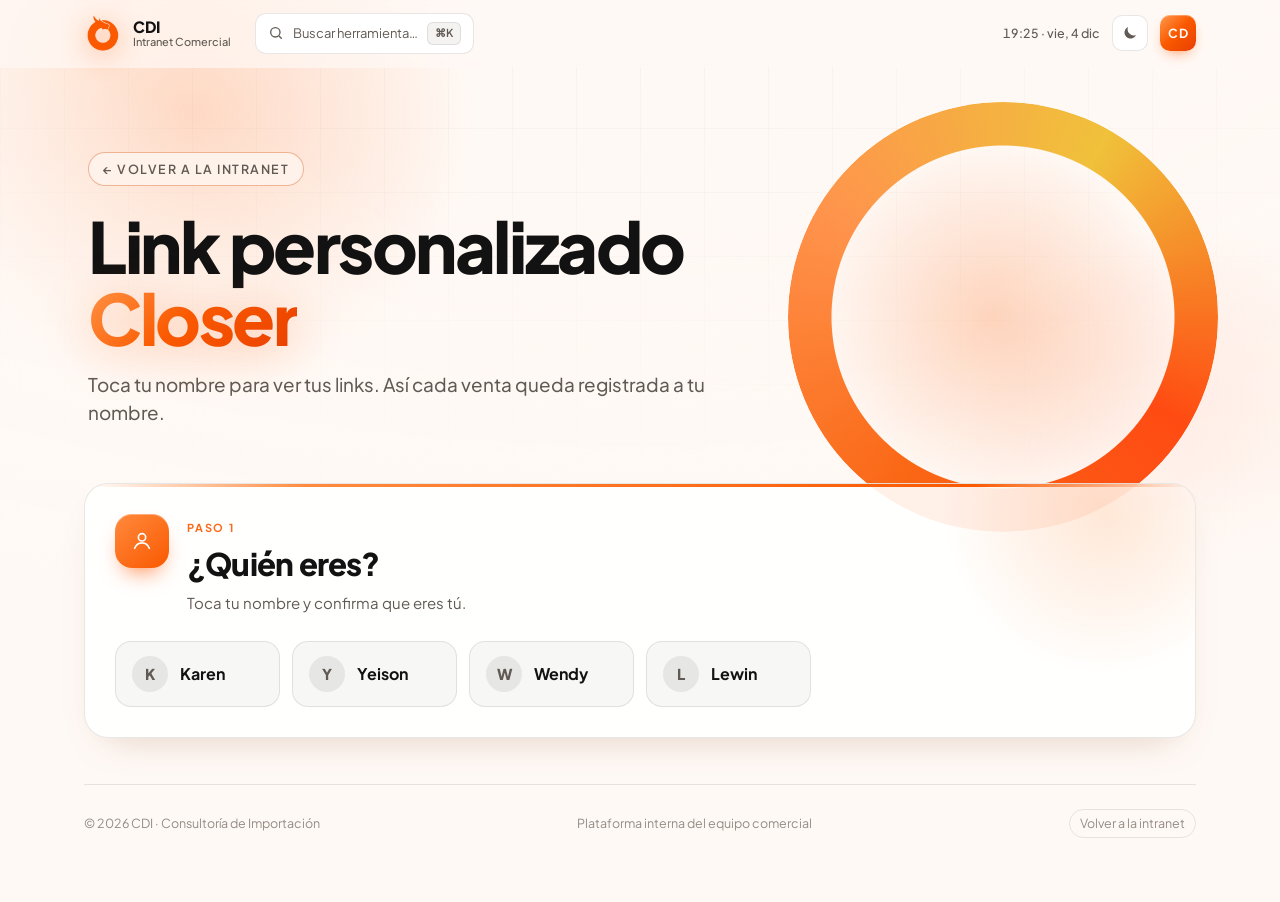
<file: links-closer.html>
<!DOCTYPE html>
<html lang="es" data-theme="dark">
<head>
  <meta charset="UTF-8" />
  <meta name="viewport" content="width=device-width, initial-scale=1.0" />
  <meta name="description" content="Links de pago personalizados de cada closer." />
  <meta name="theme-color" content="#070707" />
  <title>Link Personalizado Closer · CDI</title>
  <link rel="icon" type="image/png" href="favicon.png?v=1">
  <link rel="apple-touch-icon" href="apple-touch-icon.png?v=1">

  <link rel="preconnect" href="https://fonts.googleapis.com" />
  <link rel="preconnect" href="https://fonts.gstatic.com" crossorigin />
  <!-- la fuente carga sin bloquear: la página se muestra de inmediato y la letra cambia al llegar -->
  <link href="https://fonts.googleapis.com/css2?family=Plus+Jakarta+Sans:wght@400;500;600;700;800&display=swap" rel="stylesheet" media="print" onload="this.media='all'" />
  <noscript><link href="https://fonts.googleapis.com/css2?family=Plus+Jakarta+Sans:wght@400;500;600;700;800&display=swap" rel="stylesheet" /></noscript>

  <link rel="stylesheet" href="style.css?v=20261124" />
</head>
<body>
  <div class="ambient" aria-hidden="true">
    <span class="orb orb--a"></span>
    <span class="orb orb--b"></span>
    <span class="orb orb--c"></span>
    <span class="grid-lines"></span>
  </div>

  <!-- ===================== TOPBAR ===================== -->
  <header class="topbar" id="topbar">
    <div class="topbar__inner">
      <a class="brand" href="index.html" aria-label="Volver a la Intranet CDI">
        <span class="brand__mark">
          <img src="logo-circulo.png" alt="" width="38" height="38">
        </span>
        <span class="brand__text">
          <strong>CDI</strong>
          <em>Intranet Comercial</em>
        </span>
      </a>

      <button class="cmd" id="cmdOpen" type="button" aria-label="Buscar">
        <svg viewBox="0 0 24 24" width="16" height="16" aria-hidden="true"><circle cx="11" cy="11" r="7" fill="none" stroke="currentColor" stroke-width="2"/><path d="m20 20-3.2-3.2" stroke="currentColor" stroke-width="2" stroke-linecap="round"/></svg>
        <span>Buscar herramienta…</span>
        <kbd>⌘K</kbd>
      </button>

      <div class="topbar__right">
        <span class="clock" id="clock" aria-hidden="true">—</span>
        <button class="icon-btn" id="themeToggle" type="button" aria-label="Cambiar tema">
          <svg class="ic-sun" viewBox="0 0 24 24" width="18" height="18" aria-hidden="true"><circle cx="12" cy="12" r="4.2" fill="currentColor"/><g stroke="currentColor" stroke-width="1.8" stroke-linecap="round"><path d="M12 3v2.4M12 18.6V21M3 12h2.4M18.6 12H21M5.6 5.6l1.7 1.7M16.7 16.7l1.7 1.7M18.4 5.6l-1.7 1.7M7.3 16.7l-1.7 1.7"/></g></svg>
          <svg class="ic-moon" viewBox="0 0 24 24" width="18" height="18" aria-hidden="true"><path d="M20 14.5A8 8 0 0 1 9.5 4a8 8 0 1 0 10.5 10.5Z" fill="currentColor"/></svg>
        </button>
        <div class="avatar" id="avatar" title="Colaborador CDI">CD</div>
      </div>
    </div>
  </header>

  <main id="top">
    <section class="hero reveal">
      <p class="hero__eyebrow"><a href="index.html" style="color:inherit;text-decoration:none">← Volver a la intranet</a></p>
      <h1 class="hero__title">Link personalizado <span class="fire-text">Closer</span></h1>
      <p class="hero__sub" id="closerHeroSub">Toca tu nombre para ver tus links. Así cada venta queda registrada a tu nombre.</p>
    </section>

    <section class="departments" aria-label="Links por closer">
      <article class="dept dept--comercial reveal" data-accent="comercial" id="dep-closer">
        <div class="dept__glow" aria-hidden="true"></div>
        <header class="dept__head">
          <div class="dept__badge">
            <svg viewBox="0 0 24 24" width="22" height="22" aria-hidden="true"><circle cx="12" cy="8" r="4" fill="none" stroke="currentColor" stroke-width="1.8"/><path d="M4 20c1.5-4 4.5-6 8-6s6.5 2 8 6" fill="none" stroke="currentColor" stroke-width="1.8" stroke-linecap="round"/></svg>
          </div>
          <div class="dept__titles">
            <span class="dept__kicker">Paso 1</span>
            <h2 class="dept__name">¿Quién eres?</h2>
            <p class="dept__desc">Toca tu nombre y confirma que eres tú.</p>
          </div>
        </header>
        <div class="closer-pick" id="closerPick" aria-label="Closers"></div>
      </article>

      <article class="dept dept--comercial reveal" data-accent="comercial" id="dep-closer-links" hidden>
        <div class="dept__glow" aria-hidden="true"></div>
        <header class="dept__head">
          <div class="dept__badge closer-badge" id="closerInitial">—</div>
          <div class="dept__titles">
            <span class="dept__kicker">Links de <span id="closerName">—</span> · <button class="closer-switch" id="closerSwitch" type="button">No soy yo</button></span>
            <h2 class="dept__name">Elige el valor</h2>
            <p class="dept__desc">Copia el mensaje y pégalo en el chat del cliente.</p>
          </div>
          <span class="dept__count" id="closerCount">—</span>
        </header>
        <div class="pay-grid" id="closerGrid"></div>
      </article>
    </section>

    <footer class="site-foot">
      <span>© <span id="year">2026</span> CDI · Consultoría de Importación</span>
      <span class="site-foot__mid" id="closerSrc">Plataforma interna del equipo comercial</span>
      <span class="site-foot__ver"><a href="index.html" style="color:inherit">Volver a la intranet</a></span>
    </footer>
  </main>

  <!-- ===================== COMMAND PALETTE ===================== -->
  <div class="palette" id="palette" hidden>
    <div class="palette__backdrop" data-close></div>
    <div class="palette__panel" role="dialog" aria-modal="true" aria-label="Buscar">
      <div class="palette__input">
        <svg viewBox="0 0 24 24" width="18" height="18" aria-hidden="true"><circle cx="11" cy="11" r="7" fill="none" stroke="currentColor" stroke-width="2"/><path d="m20 20-3.2-3.2" stroke="currentColor" stroke-width="2" stroke-linecap="round"/></svg>
        <input type="text" id="paletteInput" placeholder="Buscar…" autocomplete="off" />
        <kbd data-close>Esc</kbd>
      </div>
      <ul class="palette__list" id="paletteList"></ul>
      <div class="palette__empty" id="paletteEmpty" hidden>Sin resultados.</div>
    </div>
  </div>

  <div class="closer-confirm" id="closerConfirm" hidden>
    <div class="closer-confirm__backdrop" data-cancel></div>
    <div class="closer-confirm__panel" role="dialog" aria-modal="true" aria-labelledby="closerAsk">
      <span class="closer-confirm__ini" id="closerAskIni">—</span>
      <h2 class="closer-confirm__q" id="closerAsk">¿Realmente eres —?</h2>
      <p class="closer-confirm__note">Solo usa tus propios links: así la venta queda a tu nombre.</p>
      <div class="closer-confirm__actions">
        <button class="pay-btn" type="button" data-cancel>Cancelar</button>
        <button class="pay-btn pay-btn--main" type="button" id="closerYes">Sí, confirmar</button>
      </div>
    </div>
  </div>

  <div class="toast" id="toast" role="status" aria-live="polite"></div>

  <script src="script.js?v=20261124"></script>
  <script>
  /* Link personalizado closer: cada closer tiene su pestaña en la hoja "Links closers" (Drive). Se lee en vivo; si no carga, usa la copia de abajo. */
  (function () {
    const SHEET_ID = "1zUeKpseuqUy1aMvJc5J9xDvls_RA0VcuwFRA0OLqHbk";
    const CLOSERS = [{"name": "Karen", "gid": "381871734"}, {"name": "Yeison", "gid": "0"}, {"name": "Wendy", "gid": "481417323"}, {"name": "Lewin", "gid": "700801585"}];
    const SNAPSHOT = {"Karen": [{"u": "https://pay.grou.com/c/circulo-de-importadores-vsl-447usd-karen", "p": "$447USD", "f": "Group"}, {"u": "https://pay.grou.com/c/circulo-de-importadores-vsl-397usd-karen", "p": "$397USD", "f": "Group"}, {"u": "https://pay.grou.com/c/circulo-de-importadores-vsl-500000-karen", "p": "$500.000 COP", "f": "Group"}, {"u": "https://pay.grou.com/c/circulo-de-importadores-vsl-1000000cop-karen", "p": "$1.000.000COP", "f": "Group"}, {"u": "https://pay.grou.com/c/circulo-de-importadores-vsl-1500000cop-karen", "p": "$1.500.000COP", "f": "Group"}, {"u": "https://pay.grou.com/c/circulo-de-importadores-vsl-2000000cop-karen", "p": "$2.000.000COP", "f": "Group"}, {"u": "https://pay.grou.com/c/circulo-de-importadores-vsl-2300000cop-karen", "p": "$2.300.000COP", "f": "Group"}, {"u": "https://pay.grou.com/c/circulo-de-importadores-vsl-2500000cop-karen", "p": "$2.500.000COP", "f": "Group"}, {"u": "https://pay.grou.com/c/circulo-de-importadores-vsl-3000000", "p": "$3.000.000COP", "f": "Group"}, {"u": "https://pay.grou.com/c/circulo-de-importadores-vsl-2400000cop-karen", "p": "2.400.000 cop", "f": "Group"}], "Yeison": [{"u": "https://pay.grou.com/c/circulo-de-importadores-vsl-447usd-y", "p": "$447USD", "f": "Group"}, {"u": "https://pay.grou.com/c/circulo-de-importadores-vsl-397usd-y", "p": "$397USD", "f": "Group"}, {"u": "https://pay.grou.com/c/circulo-de-importadores-vsl-500000cop-yeison", "p": "$500.000COP", "f": "Group"}, {"u": "https://pay.grou.com/c/circulo-de-importadores-vsl-1000000cop-yeison", "p": "$1.000.000COP", "f": "Group"}, {"u": "https://pay.grou.com/c/circulo-de-importadores-vsl-1-200-000cop-yeison", "p": "$1.200.000COP", "f": "Group"}, {"u": "https://pay.grou.com/c/circulo-de-importadores-vsl-1500000cop-yeison", "p": "$1.500.000COP", "f": "Group"}, {"u": "https://pay.grou.com/c/circulo-de-importadores-vsl-2000000cop-yeison", "p": "$2.000.000COP", "f": "Group"}, {"u": "https://pay.grou.com/c/cdi-vsl-2500000", "p": "$2.500.000COP", "f": "Group"}, {"u": "https://pay.grou.com/c/circulo-de-importadores-vsl-3000000cop-yeison", "p": "$3.000.000COP", "f": "Group"}], "Wendy": [{"u": "https://pay.grou.com/c/circulo-de-importadores-vsl-447usd-wendy", "p": "$447USD", "f": "Group"}, {"u": "https://pay.grou.com/c/circulo-de-importadores-vsl-397usd-wendy", "p": "$397USD", "f": "Group"}, {"u": "https://pay.grou.com/c/circulo-de-importadores-vsl-500000cop-wendy", "p": "$500.000COP", "f": "Group"}, {"u": "https://pay.grou.com/c/circulo-de-importadores-vsl-1-000-000cop", "p": "$1.000.000COP", "f": "Group"}, {"u": "https://pay.grou.com/c/circulo-de-importadores-vsl-1500000cop-wendy", "p": "$1.500.000COP", "f": "Group"}, {"u": "https://pay.grou.com/c/circulo-de-importadores-vsl-2000000cop-wendy", "p": "$2.000.000COP", "f": "Group"}, {"u": "https://pay.grou.com/c/circulo-de-importadores-vsl-2500000cop-wendy", "p": "$2.500.000COP", "f": "Group"}, {"u": "https://pay.grou.com/c/circulo-de-importadores-vsl-3000000-wendy", "p": "$3.000.000COP", "f": "Group"}], "Lewin": [{"u": "https://pay.grou.com/c/circulo-de-importadores-vsl-447usd-lewin", "p": "$447USD", "f": "Group"}, {"u": "https://pay.grou.com/c/circulo-de-importadores-vsl-397usd-lewin", "p": "$397USD", "f": "Group"}, {"u": "https://pay.grou.com/c/circulo-de-importadores-vsl-500000cop-lewin", "p": "$500.000COP", "f": "Group"}, {"u": "https://pay.grou.com/c/circulo-de-importadores-vsl-1000000cop-lewin", "p": "$1.000.000COP", "f": "Group"}, {"u": "https://pay.grou.com/c/circulo-de-importadores-vsl-1500000cop-lewin", "p": "$1.500.000COP", "f": "Group"}, {"u": "https://pay.grou.com/c/circulo-de-importadores-vsl-2000000cop-lewin", "p": "$2.000.000COP", "f": "Group"}, {"u": "https://pay.grou.com/c/circulo-de-importadores-vsl-2500000cop-lewin", "p": "$2.500.000COP", "f": "Group"}, {"u": "https://pay.grou.com/c/circulo-de-importadores-vsl-3000000cop-lewin", "p": "$3.000.000COP", "f": "Group"}]};
    const pick = document.getElementById("closerPick"), box = document.getElementById("dep-closer-links");
    const grid = document.getElementById("closerGrid"), src = document.getElementById("closerSrc");
    const esc = (s) => String(s).replace(/&/g, "&amp;").replace(/"/g, "&quot;").replace(/</g, "&lt;");
    const num = (p) => +String(p).replace(/[^0-9]/g, "");
    const isUSD = (p) => /usd/i.test(p);
    const label = (p) => { const n = num(p); return isUSD(p) ? "$" + n.toLocaleString("en-US") : "$" + n.toLocaleString("es-CO"); };
    const cur = (p) => (isUSD(p) ? "USD" : "COP");
    const msg = (l) => `Hola 👋 Este es tu link de pago de ${label(l.p)} ${cur(l.p)} a Círculo de Importadores:\n${l.u}`;
    const data = Object.assign({}, SNAPSHOT), live = {};
    let current = null;

    function parseCSV(t) {
      const rows = []; let row = [], f = "", q = false;
      for (let i = 0; i < t.length; i++) { const c = t[i];
        if (q) { if (c === '"') { if (t[i + 1] === '"') { f += '"'; i++; } else q = false; } else f += c; }
        else if (c === '"') q = true; else if (c === ",") { row.push(f); f = ""; }
        else if (c === "\n") { row.push(f); rows.push(row); row = []; f = ""; } else if (c !== "\r") f += c; }
      if (f || row.length) { row.push(f); rows.push(row); }
      return rows;
    }
    function card(l) {
      return `<div class="pay-card">
        <div class="pay-card__val">${label(l.p)}<small>${cur(l.p)}</small></div>
        <div class="pay-card__actions">
          <button class="pay-btn pay-btn--main" type="button" data-copy="${esc(msg(l))}">Copiar mensaje</button>
          <button class="pay-btn" type="button" data-copy="${esc(l.u)}">Solo link</button>
          <a class="pay-btn pay-btn--ghost" href="${esc(l.u)}" target="_blank" rel="noopener" title="Abrir el link">↗</a>
        </div></div>`;
    }
    function render() {
      pick.querySelectorAll(".closer-chip").forEach((b) => b.setAttribute("aria-selected", b.dataset.name === current));
      if (!current) { box.hidden = true; return; }
      const list = (data[current] || []).slice().sort((a, b) => (isUSD(b.p) - isUSD(a.p)) || (num(a.p) - num(b.p)));
      box.hidden = false;
      document.getElementById("closerName").textContent = current;
      document.getElementById("closerInitial").textContent = current[0];
      document.getElementById("closerCount").textContent = list.length + " links";
      grid.innerHTML = list.length ? list.map(card).join("") : '<p class="pay-empty">Este closer todavía no tiene links en la hoja.</p>';
      src.textContent = live[current] ? "Links en vivo desde la hoja de cada closer" : "Mostrando la última copia guardada de los links";
    }
    function load(name) {
      const c = CLOSERS.find((x) => x.name === name);
      fetch(`https://docs.google.com/spreadsheets/d/${SHEET_ID}/export?format=csv&gid=${c.gid}&_=${Date.now()}`, { cache: "no-store" })
        .then((r) => (r.ok ? r.text() : Promise.reject(r.status)))
        .then((t) => {
          const rows = parseCSV(t).slice(1).map((r) => ({ u: String(r[0] || "").trim(), p: String(r[1] || "").trim(), f: String(r[2] || "").trim() }))
            .filter((l) => /^https?:/.test(l.u) && num(l.p));
          if (rows.length) { data[name] = rows; live[name] = true; if (current === name) render(); }
        }).catch(() => {});
    }
    /* 1) toca su nombre → 2) "¿Realmente eres X?" → 3) confirma y solo quedan sus links */
    const ask = document.getElementById("closerConfirm"), step1 = document.getElementById("dep-closer");
    const heroSub = document.getElementById("closerHeroSub");
    let pending = null;
    function askFor(name) {
      pending = name;
      document.getElementById("closerAsk").textContent = `¿Realmente eres ${name}?`;
      document.getElementById("closerAskIni").textContent = name[0];
      ask.hidden = false;
      document.getElementById("closerYes").focus();
      load(name); // va trayendo los links mientras confirma
    }
    function closeAsk() { ask.hidden = true; pending = null; }
    function choose(name) {
      current = name; closeAsk();
      step1.hidden = true;
      heroSub.textContent = `Hola ${name} 👋 Estos son tus links de pago. Copia el mensaje y pégalo en el chat del cliente.`;
      render();
      window.scrollTo({ top: 0, behavior: "smooth" });
    }
    function reset() {
      current = null; step1.hidden = false;
      heroSub.textContent = "Toca tu nombre para ver tus links. Así cada venta queda registrada a tu nombre.";
      render();
    }
    document.getElementById("closerYes").addEventListener("click", () => pending && choose(pending));
    ask.addEventListener("click", (e) => { if (e.target.closest("[data-cancel]")) closeAsk(); });
    document.addEventListener("keydown", (e) => { if (e.key === "Escape" && !ask.hidden) closeAsk(); });
    document.getElementById("closerSwitch").addEventListener("click", reset);
    pick.innerHTML = CLOSERS.map((c) => `<button class="closer-chip" type="button" data-name="${esc(c.name)}"><span class="closer-chip__ini">${esc(c.name[0])}</span>${esc(c.name)}</button>`).join("");
    pick.addEventListener("click", (e) => { const b = e.target.closest(".closer-chip"); if (b) askFor(b.dataset.name); });
  })();
  </script>
</body>
</html>
</file>
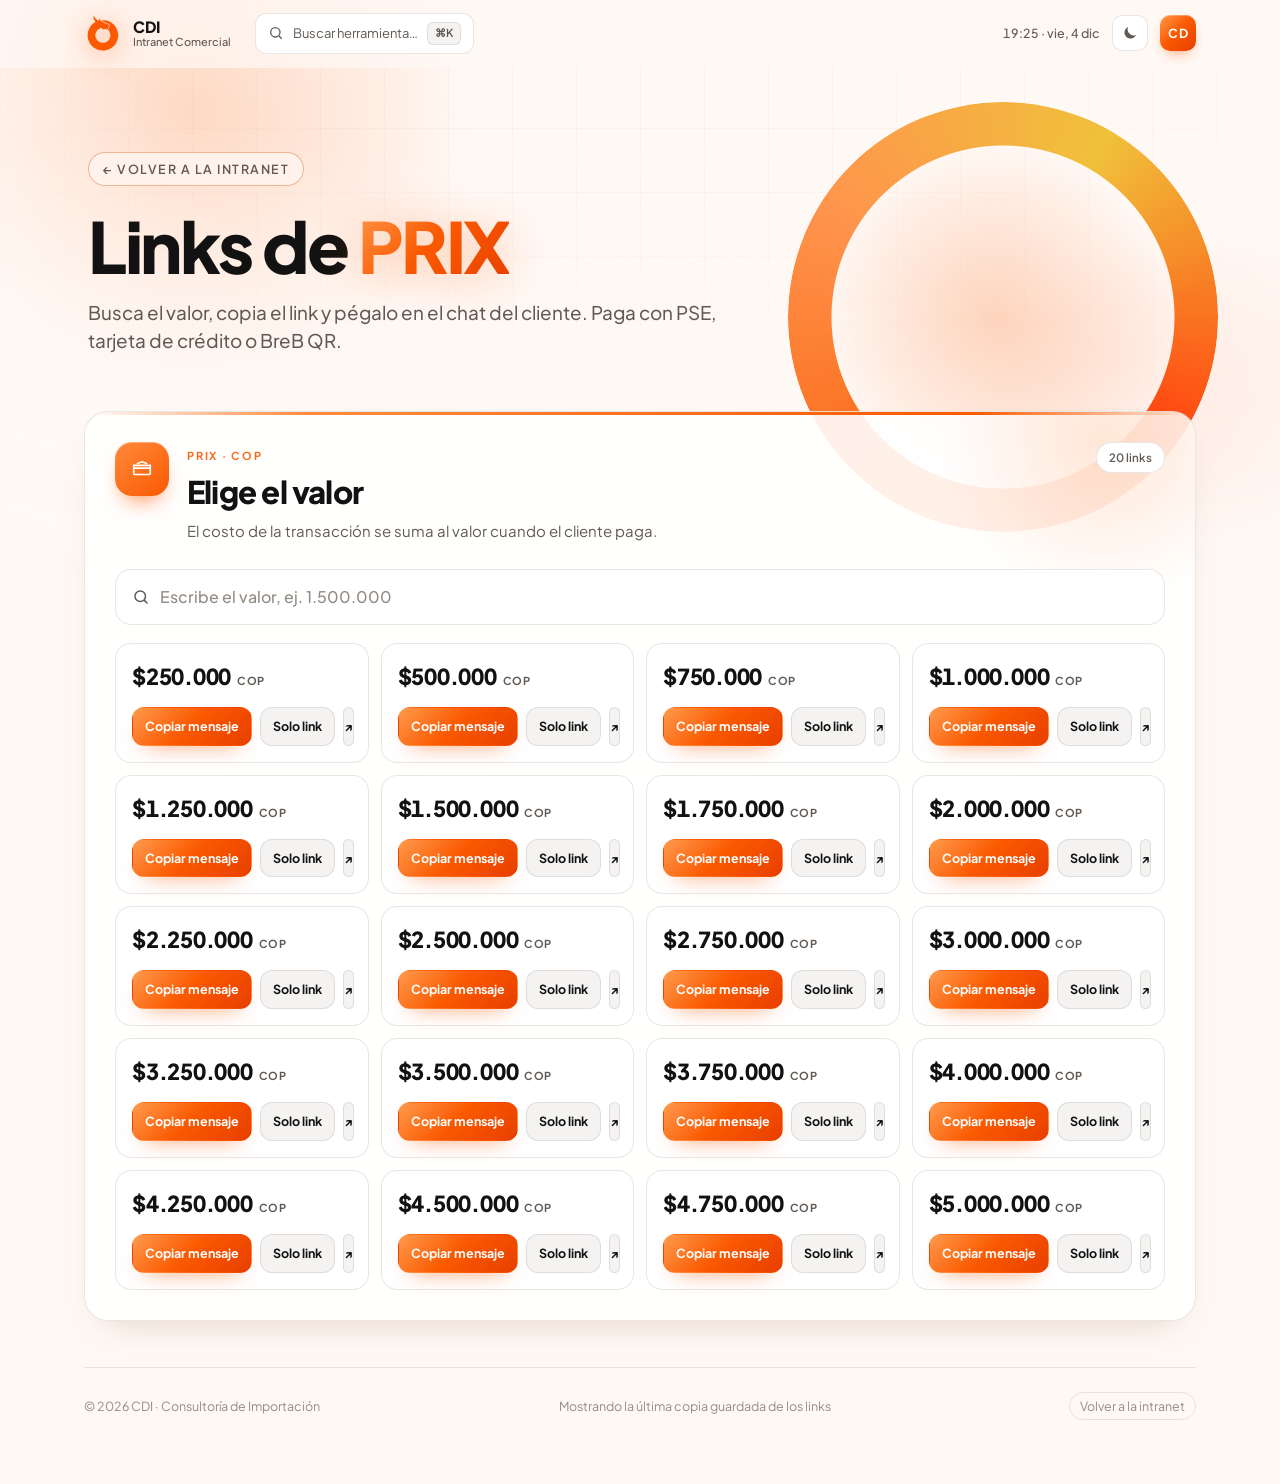
<file: pagos.html>
<!DOCTYPE html>
<html lang="es" data-theme="dark">
<head>
  <meta charset="UTF-8" />
  <meta name="viewport" content="width=device-width, initial-scale=1.0" />
  <meta name="description" content="Links de pago de CDI para copiar y enviar al cliente." />
  <meta name="theme-color" content="#070707" />
  <title>Links de PRIX · CDI</title>
  <link rel="icon" type="image/png" href="favicon.png?v=1">
  <link rel="apple-touch-icon" href="apple-touch-icon.png?v=1">

  <link rel="preconnect" href="https://fonts.googleapis.com" />
  <link rel="preconnect" href="https://fonts.gstatic.com" crossorigin />
  <!-- la fuente carga sin bloquear: la página se muestra de inmediato y la letra cambia al llegar -->
  <link href="https://fonts.googleapis.com/css2?family=Plus+Jakarta+Sans:wght@400;500;600;700;800&display=swap" rel="stylesheet" media="print" onload="this.media='all'" />
  <noscript><link href="https://fonts.googleapis.com/css2?family=Plus+Jakarta+Sans:wght@400;500;600;700;800&display=swap" rel="stylesheet" /></noscript>

  <link rel="stylesheet" href="style.css?v=20261124" />
</head>
<body>
  <div class="ambient" aria-hidden="true">
    <span class="orb orb--a"></span>
    <span class="orb orb--b"></span>
    <span class="orb orb--c"></span>
    <span class="grid-lines"></span>
  </div>

  <!-- ===================== TOPBAR ===================== -->
  <header class="topbar" id="topbar">
    <div class="topbar__inner">
      <a class="brand" href="index.html" aria-label="Volver a la Intranet CDI">
        <span class="brand__mark">
          <img src="logo-circulo.png" alt="" width="38" height="38">
        </span>
        <span class="brand__text">
          <strong>CDI</strong>
          <em>Intranet Comercial</em>
        </span>
      </a>

      <button class="cmd" id="cmdOpen" type="button" aria-label="Buscar">
        <svg viewBox="0 0 24 24" width="16" height="16" aria-hidden="true"><circle cx="11" cy="11" r="7" fill="none" stroke="currentColor" stroke-width="2"/><path d="m20 20-3.2-3.2" stroke="currentColor" stroke-width="2" stroke-linecap="round"/></svg>
        <span>Buscar herramienta…</span>
        <kbd>⌘K</kbd>
      </button>

      <div class="topbar__right">
        <span class="clock" id="clock" aria-hidden="true">—</span>
        <button class="icon-btn" id="themeToggle" type="button" aria-label="Cambiar tema">
          <svg class="ic-sun" viewBox="0 0 24 24" width="18" height="18" aria-hidden="true"><circle cx="12" cy="12" r="4.2" fill="currentColor"/><g stroke="currentColor" stroke-width="1.8" stroke-linecap="round"><path d="M12 3v2.4M12 18.6V21M3 12h2.4M18.6 12H21M5.6 5.6l1.7 1.7M16.7 16.7l1.7 1.7M18.4 5.6l-1.7 1.7M7.3 16.7l-1.7 1.7"/></g></svg>
          <svg class="ic-moon" viewBox="0 0 24 24" width="18" height="18" aria-hidden="true"><path d="M20 14.5A8 8 0 0 1 9.5 4a8 8 0 1 0 10.5 10.5Z" fill="currentColor"/></svg>
        </button>
        <div class="avatar" id="avatar" title="Colaborador CDI">CD</div>
      </div>
    </div>
  </header>

  <main id="top">
    <!-- ===================== HERO ===================== -->
    <section class="hero reveal">
      <p class="hero__eyebrow">
        <a href="index.html" style="color:inherit;text-decoration:none">← Volver a la intranet</a>
      </p>
      <h1 class="hero__title">Links de <span class="fire-text">PRIX</span></h1>
      <p class="hero__sub">
        Busca el valor, copia el link y pégalo en el chat del cliente. Paga con PSE, tarjeta de crédito o BreB QR.
      </p>
    </section>

    <!-- ===================== LINKS (se leen en vivo de la hoja de Prix) ===================== -->
    <section class="departments" aria-label="Links de pago">
      <article class="dept dept--comercial reveal" data-accent="comercial" id="dep-pagos">
        <div class="dept__glow" aria-hidden="true"></div>
        <header class="dept__head">
          <div class="dept__badge">
            <svg viewBox="0 0 24 24" width="22" height="22" aria-hidden="true"><path d="M3 8h18v9a1 1 0 0 1-1 1H4a1 1 0 0 1-1-1V8Z" fill="none" stroke="currentColor" stroke-width="1.8"/><path d="M3 11h18" stroke="currentColor" stroke-width="1.8"/><path d="M7 6l5-2 5 2" fill="none" stroke="currentColor" stroke-width="1.8" stroke-linecap="round" stroke-linejoin="round"/></svg>
          </div>
          <div class="dept__titles">
            <span class="dept__kicker">Prix · COP</span>
            <h2 class="dept__name">Elige el valor</h2>
            <p class="dept__desc">El costo de la transacción se suma al valor cuando el cliente paga.</p>
          </div>
          <span class="dept__count" id="payCount">—</span>
        </header>

        <label class="pay-search">
          <svg viewBox="0 0 24 24" width="18" height="18" aria-hidden="true"><circle cx="11" cy="11" r="7" fill="none" stroke="currentColor" stroke-width="2"/><path d="m20 20-3.2-3.2" stroke="currentColor" stroke-width="2" stroke-linecap="round"/></svg>
          <input type="text" id="paySearch" inputmode="numeric" placeholder="Escribe el valor, ej. 1.500.000" autocomplete="off">
        </label>
        <p class="pay-empty" id="payEmpty" hidden>No hay un link exacto para ese valor. Estos son los más cercanos:</p>
        <div class="pay-grid" id="payGrid"></div>
      </article>
    </section>

    <footer class="site-foot">
      <span>© <span id="year">2026</span> CDI · Consultoría de Importación</span>
      <span class="site-foot__mid" id="paySrc">Plataforma interna del equipo comercial</span>
      <span class="site-foot__ver"><a href="index.html" style="color:inherit">Volver a la intranet</a></span>
    </footer>
  </main>

  <!-- ===================== COMMAND PALETTE ===================== -->
  <div class="palette" id="palette" hidden>
    <div class="palette__backdrop" data-close></div>
    <div class="palette__panel" role="dialog" aria-modal="true" aria-label="Buscar">
      <div class="palette__input">
        <svg viewBox="0 0 24 24" width="18" height="18" aria-hidden="true"><circle cx="11" cy="11" r="7" fill="none" stroke="currentColor" stroke-width="2"/><path d="m20 20-3.2-3.2" stroke="currentColor" stroke-width="2" stroke-linecap="round"/></svg>
        <input type="text" id="paletteInput" placeholder="Buscar…" autocomplete="off" />
        <kbd data-close>Esc</kbd>
      </div>
      <ul class="palette__list" id="paletteList"></ul>
      <div class="palette__empty" id="paletteEmpty" hidden>Sin resultados.</div>
    </div>
  </div>

  <div class="toast" id="toast" role="status" aria-live="polite"></div>

  <script src="script.js?v=20261124"></script>
  <script>
  /* Links de pago: se leen en vivo de la hoja de Prix (Drive). Si no carga, se usa la copia de abajo. */
  (function () {
    const SHEET = "https://docs.google.com/spreadsheets/d/1HEDbMBGF7f4p81wIMK4tcNdSr6DbXsC2/export?format=csv&gid=1351749978";
    const SNAPSHOT = [{"v":250000,"u":"https://app.prix.la/pay/519c5a3b8e4ffa226fafc58a3e9e365dcb02d6fec5b3cff277343209f3a19b9d"},{"v":500000,"u":"https://app.prix.la/pay/78704a70cc7c9daeae8107b5319d5f1038745235e62626e658419ba5f160df74"},{"v":750000,"u":"https://app.prix.la/pay/fa6cca158cc6501b32e7d6ea64c4d4670c331995d86ba6531ec1ded2dfedcff8"},{"v":1000000,"u":"https://app.prix.la/pay/38421dec4f91b00bbed06cf072290d4451b4f3b38fc731b8d833e182cb13a6b1"},{"v":1250000,"u":"https://app.prix.la/pay/b3bc9b29183d41c0e7b0f85e355cf568eaaf58466e8d89d3f9caa7f0bcad7b52"},{"v":1500000,"u":"https://app.prix.la/pay/67319e8f00fd8409de3f548fd0f6ca6cbde6ed5935e6ea1f9a4e2a32b14e248d"},{"v":1750000,"u":"https://app.prix.la/pay/e8e5bc15d4a7d48ce038dc66008073d46fd26c6da38c5acc84bf8f8567a7f40c"},{"v":2000000,"u":"https://app.prix.la/pay/baf284360aa69b3147bf60c9511556c782967a1137756244d99694f69919f820"},{"v":2250000,"u":"https://app.prix.la/pay/6a4c2c9a7884f69c317cc053326ca671e135a6214807677dedb8e52eafa5c480"},{"v":2500000,"u":"https://app.prix.la/pay/e28c8f99e754df871364a7802193a140d83c8d4a4ca42df3b6118bfe1d8fc19e"},{"v":2750000,"u":"https://app.prix.la/pay/3f7af4b07db81336d79d4d1c0956001b44c09cb54242ce0fc98edde6448de6bf"},{"v":3000000,"u":"https://app.prix.la/pay/7a6b63704730744e49420fcc44658c342b4bdcf08b1eb61d701edb9627cf147a"},{"v":3250000,"u":"https://app.prix.la/pay/5f13be2d3a434cf96617d5511070d6b7aa8ab1a691487a0e37174e842c2ba8f4"},{"v":3500000,"u":"https://app.prix.la/pay/9ca0f323695a8357a668ebcc08588cb227a66bdfa8812dac161da9367b7c13ff"},{"v":3750000,"u":"https://app.prix.la/pay/c2add3f4505fe829bf23645b5f7dfd6a7032ef4755ab375f761a404e2125182a"},{"v":4000000,"u":"https://app.prix.la/pay/02de3caca001522cad61a4ed772246be63b43e2bc6b4bf104bf27233142871be"},{"v":4250000,"u":"https://app.prix.la/pay/60632a9bd475b59ba11d7bcb5f1d1f2663d5cf4e6d0fff6dd722a9beb6179429"},{"v":4500000,"u":"https://app.prix.la/pay/ff8f50761ab17fc345f03649a80c4ad91e59dc7b862f864d0e4ed8f291802db6"},{"v":4750000,"u":"https://app.prix.la/pay/0d556ab265f57a901355263eaa6c0e6b6d89157d3908f539fc63cac2f8e8ea50"},{"v":5000000,"u":"https://app.prix.la/pay/84217086df8e228241323efb2204c45fa0f5ef942089123b45b2038040d247e6"}];
    const grid = document.getElementById("payGrid"), search = document.getElementById("paySearch");
    const empty = document.getElementById("payEmpty"), count = document.getElementById("payCount");
    const cop = (n) => "$" + n.toLocaleString("es-CO");
    const msg = (l) => `Hola 👋 Este es tu link de pago de ${cop(l.v)} COP a Círculo de Importadores:\n${l.u}\n\nPuedes pagar con PSE, tarjeta de crédito o BreB QR. El costo de la transacción se suma al valor al pagar.`;
    let LINKS = SNAPSHOT;

    function parseCSV(t) {
      const rows = []; let row = [], f = "", q = false;
      for (let i = 0; i < t.length; i++) { const c = t[i];
        if (q) { if (c === '"') { if (t[i + 1] === '"') { f += '"'; i++; } else q = false; } else f += c; }
        else if (c === '"') q = true; else if (c === ",") { row.push(f); f = ""; }
        else if (c === "\n") { row.push(f); rows.push(row); row = []; f = ""; } else if (c !== "\r") f += c; }
      if (f || row.length) { row.push(f); rows.push(row); }
      return rows;
    }
    function card(l) {
      const esc = (s) => s.replace(/&/g, "&amp;").replace(/"/g, "&quot;").replace(/</g, "&lt;");
      return `<div class="pay-card">
        <div class="pay-card__val">${cop(l.v)}<small>COP</small></div>
        <div class="pay-card__actions">
          <button class="pay-btn pay-btn--main" type="button" data-copy="${esc(msg(l))}">Copiar mensaje</button>
          <button class="pay-btn" type="button" data-copy="${esc(l.u)}">Solo link</button>
          <a class="pay-btn pay-btn--ghost" href="${esc(l.u)}" target="_blank" rel="noopener" title="Abrir el link">↗</a>
        </div></div>`;
    }
    function render() {
      const digits = search.value.replace(/[^0-9]/g, "");
      let list = LINKS;
      if (digits) {
        const n = +digits;
        const exact = LINKS.filter((l) => String(l.v).startsWith(digits) || l.v === n);
        // si no hay coincidencia, muestra los 6 valores más cercanos
        list = exact.length ? exact : [...LINKS].sort((a, b) => Math.abs(a.v - n) - Math.abs(b.v - n)).slice(0, 6).sort((a, b) => a.v - b.v);
        empty.hidden = !!exact.length;
      } else empty.hidden = true;
      grid.innerHTML = list.map(card).join("");
      count.textContent = LINKS.length + " links";
    }
    search.addEventListener("input", render);
    render();
    fetch(SHEET + "&_=" + Date.now(), { cache: "no-store" })
      .then((r) => (r.ok ? r.text() : Promise.reject(r.status)))
      .then((t) => {
        const live = parseCSV(t)
          .map((r) => { // busca en cada fila el monto ("$…") y el link, sin importar la columna
            const u = r.map((c) => String(c).trim()).find((c) => /^https?:/.test(c)) || "";
            const m = r.map((c) => String(c).trim()).find((c) => /^\$\s*[0-9]/.test(c)) || "";
            return { v: +m.replace(/[^0-9]/g, ""), u };
          })
          .filter((l) => l.v && /^https?:/.test(l.u)).sort((a, b) => a.v - b.v);
        if (live.length) { LINKS = live; render(); document.getElementById("paySrc").textContent = "Links en vivo desde la hoja de Prix"; }
      })
      .catch(() => { document.getElementById("paySrc").textContent = "Mostrando la última copia guardada de los links"; });
  })();
  </script>
</body>
</html>
</file>
<file: style.css>
/* ==========================================================================
   CDI · Intranet Comercial — style.css
   Vanilla. Sin frameworks. Sin dependencias.
   ========================================================================== */

/* ----------------------------- TOKENS ------------------------------------ */
/* Paleta de Círculo de Importadores: negro profundo + naranja fuego + dorado */
:root {
  --ff: "Plus Jakarta Sans", -apple-system, BlinkMacSystemFont, "Segoe UI", Roboto, Helvetica, Arial, sans-serif;

  /* Marca Círculo */
  --cdi:        #FA5900;   /* naranja fuego */
  --cdi-2:      #FF8A3D;   /* naranja claro */
  --ember:      #FF3D00;   /* brasa */
  --gold:       #EFBC2A;   /* dorado */
  --fire: linear-gradient(135deg, #FF9A4D 0%, #FA5900 48%, #E83F00 100%);

  /* Acentos por departamento (todos dentro de la paleta) */
  --acc-comercial-1: #FF8A3D;  --acc-comercial-2: #FA5900;
  --acc-entren-1:    #F7CF5A;  --acc-entren-2:    #E6A817;
  --acc-rrhh-1:      #FF6B4A;  --acc-rrhh-2:      #E8331C;

  --radius:     24px;
  --radius-sm:  16px;
  --radius-xs:  12px;

  --maxw: 1160px;
  --ease: cubic-bezier(.22,.61,.36,1);
  --ease-out: cubic-bezier(.16,1,.3,1);

  --shadow-sm: 0 1px 2px rgba(0,0,0,.2);
  --shadow:    0 18px 40px -20px rgba(0,0,0,.7);
  --shadow-lg: 0 40px 80px -30px rgba(0,0,0,.75);
}

/* ---- Tema oscuro (default) ---- */
[data-theme="dark"] {
  --bg:        #070707;
  --bg-2:      #0E0E0E;
  --panel:     rgba(17,17,17,.9);
  --panel-2:   rgba(28,28,28,.6);
  --tile:      rgba(255,255,255,.035);
  --tile-h:    rgba(255,255,255,.065);
  --line:      rgba(255,255,255,.085);
  --line-2:    rgba(255,255,255,.055);
  --text:      #F8F5F2;
  --muted:     #ABA49E;
  --faint:     #79736D;
  --kbd:       rgba(255,255,255,.07);
  --spot:      rgba(250,89,0,.14);
  color-scheme: dark;
}

/* ---- Tema claro ---- */
[data-theme="light"] {
  --bg:        #FFF9F5;
  --bg-2:      #FFF1E7;
  --panel:     rgba(255,255,255,.9);
  --panel-2:   rgba(255,255,255,.75);
  --tile:      #ffffff;
  --tile-h:    #FFFAF6;
  --line:      rgba(40,20,5,.10);
  --line-2:    rgba(40,20,5,.065);
  --text:      #121212;
  --muted:     #615A54;
  --faint:     #948C85;
  --kbd:       rgba(40,20,5,.05);
  --spot:      rgba(250,89,0,.09);
  color-scheme: light;
  --shadow:    0 18px 40px -22px rgba(120,50,0,.25);
  --shadow-lg: 0 40px 80px -34px rgba(120,50,0,.3);
}

/* ----------------------------- RESET ------------------------------------- */
*, *::before, *::after { box-sizing: border-box; margin: 0; padding: 0; }
html { scroll-behavior: smooth; -webkit-text-size-adjust: 100%; overflow-x: clip; }
body {
  font-family: var(--ff);
  background: var(--bg);
  color: var(--text);
  line-height: 1.5;
  min-height: 100dvh;
  overflow-x: clip;
  -webkit-font-smoothing: antialiased;
  text-rendering: optimizeLegibility;
  letter-spacing: 0;
  transition: background .5s var(--ease), color .35s var(--ease);
}
a { color: inherit; text-decoration: none; }
button { font: inherit; color: inherit; cursor: pointer; background: none; border: none; }
img, svg { display: block; }
::selection { background: color-mix(in srgb, var(--cdi) 45%, transparent); color: #fff; }

/* ----------------------------- AMBIENT ----------------------------------- */
.ambient { position: fixed; inset: 0; z-index: -1; overflow: hidden; pointer-events: none; }
.ambient::after {
  content: ""; position: absolute; inset: 0;
  background: radial-gradient(120% 80% at 50% -10%, transparent 40%, var(--bg) 100%);
}
.orb { position: absolute; border-radius: 50%; opacity: .5; } /* sin filter: blur, el degradado ya es suave y así no pesa */
.orb--a { width: 46vw; height: 46vw; top: -14vw; left: -8vw;
  background: radial-gradient(circle, var(--cdi) 0%, transparent 68%); opacity: .32; }
.orb--b { width: 38vw; height: 38vw; top: 24vh; right: -12vw;
  background: radial-gradient(circle, var(--ember) 0%, transparent 68%); opacity: .16; }
.orb--c { width: 34vw; height: 34vw; bottom: -12vw; left: 30vw;
  background: radial-gradient(circle, var(--gold) 0%, transparent 68%); opacity: .16; }
[data-theme="light"] .orb { opacity: .2; }
.grid-lines { position: absolute; inset: 0;
  background-image: linear-gradient(var(--line-2) 1px, transparent 1px),
                    linear-gradient(90deg, var(--line-2) 1px, transparent 1px);
  background-size: 64px 64px;
  mask-image: radial-gradient(120% 90% at 50% 0%, #000 5%, transparent 70%);
  opacity: .5; }

/* ----------------------------- TOPBAR ------------------------------------ */
.topbar { position: sticky; top: 0; z-index: 40;
  backdrop-filter: saturate(1.4) blur(16px); -webkit-backdrop-filter: saturate(1.4) blur(16px);
  background: color-mix(in srgb, var(--bg) 72%, transparent);
  border-bottom: 1px solid transparent; transition: border-color .3s, background .3s; }
.topbar.is-stuck { border-bottom-color: var(--line); }
.topbar__inner { max-width: var(--maxw); margin: 0 auto; padding: 13px 24px;
  display: flex; align-items: center; gap: 18px; }

.brand { display: flex; align-items: center; gap: 11px; flex-shrink: 0; }
.brand__mark { width: 38px; height: 38px; display: grid; place-items: center;
  filter: drop-shadow(0 4px 14px rgba(250,89,0,.45)); transition: transform .5s var(--ease-out); }
.brand__mark img { width: 100%; height: 100%; }
.brand:hover .brand__mark { transform: rotate(-12deg) scale(1.05); }
.brand__text { display: flex; flex-direction: column; line-height: 1.05; }
.brand__text strong { font-size: 15.5px; font-weight: 800; letter-spacing: .01em; }
.brand__text em { font-style: normal; font-size: 11px; color: var(--muted); font-weight: 500; }

.cmd { margin-left: 6px; display: flex; align-items: center; gap: 9px;
  padding: 8px 12px; border-radius: 11px; color: var(--muted);
  background: var(--tile); border: 1px solid var(--line); min-width: 210px;
  transition: border-color .2s, background .2s, color .2s; }
.cmd:hover { border-color: color-mix(in srgb, var(--cdi) 40%, var(--line)); color: var(--text); }
.cmd span { font-size: 13px; flex: 1; text-align: left; }
.cmd kbd, .palette kbd { font-family: var(--ff); font-size: 11px; font-weight: 600;
  padding: 2px 7px; border-radius: 6px; background: var(--kbd); color: var(--muted);
  border: 1px solid var(--line); }

.topbar__right { margin-left: auto; display: flex; align-items: center; gap: 12px; }
.clock { font-size: 12.5px; color: var(--muted); font-variant-numeric: tabular-nums; font-weight: 500; }
.icon-btn { width: 36px; height: 36px; border-radius: 10px; display: grid; place-items: center;
  color: var(--muted); border: 1px solid var(--line); background: var(--tile);
  transition: color .2s, border-color .2s, transform .2s; }
.icon-btn:hover { color: var(--text); border-color: var(--line); transform: translateY(-1px); }
.ic-moon { display: none; }
[data-theme="light"] .ic-sun { display: none; }
[data-theme="light"] .ic-moon { display: block; }
.avatar { width: 36px; height: 36px; border-radius: 10px; display: grid; place-items: center;
  font-size: 12.5px; font-weight: 700; color: #fff; letter-spacing: .04em;
  background: var(--fire);
  box-shadow: 0 6px 16px -8px var(--cdi), inset 0 1px 0 rgba(255,255,255,.3); }

/* ----------------------------- HERO -------------------------------------- */
main { max-width: var(--maxw); margin: 0 auto; padding: 0 24px 64px; }
.hero { position: relative; padding: 84px 4px 56px; isolation: isolate; }
/* anillo de marca (eco del logo de Círculo) */
.hero::before { content: ""; position: absolute; z-index: -1; right: -2%; top: 34px;
  width: min(430px, 40vw); aspect-ratio: 1; border-radius: 50%;
  background: conic-gradient(from 210deg, #FA5900, #FF8A3D, #EFBC2A, #FF3D00, #FA5900);
  -webkit-mask: radial-gradient(farthest-side, transparent calc(100% - 44px), #000 calc(100% - 43px));
          mask: radial-gradient(farthest-side, transparent calc(100% - 44px), #000 calc(100% - 43px));
  opacity: .92; animation: spin 38s linear infinite; will-change: transform; }
.hero::after { content: ""; position: absolute; z-index: -2; right: 2%; top: 70px;
  width: min(360px, 34vw); aspect-ratio: 1; border-radius: 50%;
  background: radial-gradient(circle, rgba(250,89,0,.42), transparent 70%); }
[data-theme="light"] .hero::after { opacity: .55; }
.hero__eyebrow { display: inline-flex; align-items: center; gap: 8px; font-size: 12.5px;
  font-weight: 600; color: var(--muted); text-transform: uppercase; letter-spacing: .12em;
  padding: 7px 14px; border: 1px solid color-mix(in srgb, var(--cdi) 30%, var(--line)); border-radius: 999px;
  background: color-mix(in srgb, var(--cdi) 8%, var(--tile)); }
.pulse { width: 7px; height: 7px; border-radius: 50%; background: var(--cdi);
  box-shadow: 0 0 0 0 color-mix(in srgb, var(--cdi) 70%, transparent); animation: pulse 2.4s infinite; }
@keyframes pulse { 0% { box-shadow: 0 0 0 0 color-mix(in srgb, var(--cdi) 60%, transparent); }
  70% { box-shadow: 0 0 0 9px transparent; } 100% { box-shadow: 0 0 0 0 transparent; } }

.hero__title { margin: 24px 0 16px; font-size: clamp(2.5rem, 6.4vw, 4.4rem); font-weight: 800;
  line-height: 1.02; letter-spacing: -0.035em; max-width: 13ch; color: var(--text); }
.fire-text { white-space: nowrap; background: var(--fire); -webkit-background-clip: text; background-clip: text; color: transparent;
  filter: drop-shadow(0 6px 24px rgba(250,89,0,.35)); }
.hero__sub { font-size: clamp(1rem, 1.8vw, 1.18rem); color: var(--muted); max-width: 46ch; font-weight: 450; }

.hero__stats { margin-top: 38px; display: inline-flex; align-items: center; gap: 26px;
  padding: 18px 28px; border: 1px solid var(--line); border-radius: 20px;
  background: var(--panel); box-shadow: var(--shadow-sm); }
.stat { display: flex; flex-direction: column; gap: 2px; }
.stat__num { font-size: 1.7rem; font-weight: 800; letter-spacing: -.02em; font-variant-numeric: tabular-nums;
  background: linear-gradient(120deg, var(--cdi), var(--gold)); -webkit-background-clip: text; background-clip: text; color: transparent; }
.stat__label { font-size: 11.5px; color: var(--muted); font-weight: 500; }
.stat__div { width: 1px; height: 30px; background: var(--line); }

/* --------------------------- DEPARTMENTS --------------------------------- */
.departments { display: flex; flex-direction: column; gap: 30px; }

.dept { position: relative; isolation: isolate; overflow: hidden;
  border: 1px solid var(--line); border-radius: var(--radius); background: var(--panel);
  padding: 30px; box-shadow: var(--shadow);
  transition: transform .4s var(--ease-out), border-color .4s, box-shadow .4s; }
.dept::before { /* borde superior de fuego */
  content: ""; position: absolute; inset: 0 0 auto 0; height: 3px;
  background: linear-gradient(90deg, transparent, var(--a1) 20%, var(--a2) 80%, transparent); }
.dept:hover { transform: translateY(-3px); box-shadow: var(--shadow-lg);
  border-color: color-mix(in srgb, var(--a2) 30%, var(--line)); }
.dept__glow { position: absolute; z-index: -1; width: 340px; height: 340px; top: -140px; right: -80px;
  border-radius: 50%; background: radial-gradient(circle, var(--a1) 0%, transparent 68%);
  opacity: .2; transition: opacity .5s; }
.dept:hover .dept__glow { opacity: .38; }

.dept--comercial     { --a1: var(--acc-comercial-1); --a2: var(--acc-comercial-2); }
.dept--entrenamiento { --a1: var(--acc-entren-1);    --a2: var(--acc-entren-2); }
.dept--rrhh          { --a1: var(--acc-rrhh-1);      --a2: var(--acc-rrhh-2); }

.dept__head { display: flex; align-items: flex-start; gap: 18px; margin-bottom: 26px; }
.dept__badge { flex-shrink: 0; width: 54px; height: 54px; border-radius: 17px; display: grid; place-items: center;
  color: #fff; background: linear-gradient(140deg, var(--a1), var(--a2));
  box-shadow: 0 12px 24px -12px var(--a2), inset 0 1px 0 rgba(255,255,255,.35); }
.dept__titles { flex: 1; }
.dept__kicker { font-size: 11px; font-weight: 700; letter-spacing: .16em; text-transform: uppercase;
  color: var(--a2); opacity: .9; }
.dept__name { font-size: clamp(1.5rem, 3vw, 1.95rem); font-weight: 800; letter-spacing: -.025em; margin: 3px 0 5px; }
.dept__desc { color: var(--muted); font-size: 15px; max-width: 52ch; }
.dept__count { flex-shrink: 0; font-size: 11.5px; font-weight: 600; color: var(--muted);
  padding: 6px 12px; border: 1px solid var(--line); border-radius: 999px; background: var(--tile); white-space: nowrap; }

/* --- tool tiles --- */
.tools { display: grid; gap: 14px; }
.tools--feature { grid-template-columns: 1.5fr 1fr 1fr; grid-auto-rows: 1fr; }
.tools--feature .tool--primary { grid-row: span 3; }
.tools--feature > .tool:last-child { grid-column: span 2; } /* 6 herramientas: la última ocupa el ancho de dos */
.tools--grid { grid-template-columns: repeat(3, 1fr); }

.tool { position: relative; display: flex; flex-direction: column; gap: 14px; text-align: left;
  padding: 18px; border-radius: var(--radius-sm); background: var(--tile); border: 1px solid var(--line);
  min-height: 118px; overflow: hidden;
  transition: transform .28s var(--ease-out), background .28s, border-color .28s, box-shadow .28s; }
.tool::after { /* mouse spotlight */
  content: ""; position: absolute; inset: 0; opacity: 0; transition: opacity .3s; pointer-events: none;
  background: radial-gradient(200px circle at var(--mx,50%) var(--my,50%), var(--spot), transparent 70%); }
a.tool:hover, .tool--group:hover { transform: translateY(-3px); background: var(--tile-h);
  border-color: color-mix(in srgb, var(--a2) 45%, var(--line));
  box-shadow: 0 16px 30px -18px color-mix(in srgb, var(--a2) 60%, transparent); }
a.tool:hover::after, .tool--group:hover::after { opacity: 1; }
.tool:focus-visible { outline: 2px solid var(--a2); outline-offset: 2px; }

.tool__ic { width: 44px; height: 44px; border-radius: 13px; display: grid; place-items: center;
  color: var(--a2); background: color-mix(in srgb, var(--a1) 14%, transparent);
  border: 1px solid color-mix(in srgb, var(--a1) 26%, transparent); flex-shrink: 0;
  transition: transform .28s var(--ease-out); }
a.tool:hover .tool__ic, .tool--group:hover .tool__ic { transform: scale(1.06) rotate(-2deg); }
.tool__body { flex: 1; display: flex; flex-direction: column; gap: 5px; }
.tool__name { font-size: 15.5px; font-weight: 700; letter-spacing: -.01em; display: flex; align-items: center; gap: 8px; }
.tool__hint { font-size: 10.5px; font-weight: 600; color: var(--muted); padding: 2px 7px;
  background: var(--kbd); border-radius: 6px; }
.tool__desc { font-size: 13px; color: var(--muted); line-height: 1.45; }
.tool__arrow { position: absolute; top: 18px; right: 18px; font-size: 15px; color: var(--muted);
  opacity: 0; transform: translate(-4px, 4px); transition: all .28s var(--ease-out); }
a.tool:hover .tool__arrow { opacity: 1; transform: translate(0,0); color: var(--a2); }
.tool__chev { position: absolute; top: 18px; right: 16px; color: var(--muted); transition: transform .3s; }
.tool--group[aria-expanded="true"] .tool__chev { transform: rotate(180deg); color: var(--a2); }

/* la herramienta principal es una tarjeta de fuego */
.tool--primary { color: #fff; border-color: transparent; background: var(--fire);
  box-shadow: 0 24px 50px -24px rgba(250,89,0,.8), inset 0 1px 0 rgba(255,255,255,.3); }
.tool--primary::before { content: ""; position: absolute; right: -60px; bottom: -60px; width: 220px; height: 220px;
  border-radius: 50%; border: 34px solid rgba(255,255,255,.14); pointer-events: none; }
.tool--primary .tool__ic { color: var(--cdi); background: #fff; border-color: transparent; }
.tool--primary .tool__name { font-size: 19px; }
.tool--primary .tool__desc { color: rgba(255,255,255,.88); }
a.tool--primary:hover { background: var(--fire); border-color: transparent; filter: brightness(1.06) saturate(1.05);
  box-shadow: 0 30px 60px -24px rgba(250,89,0,.95); }
a.tool--primary:hover .tool__arrow { color: #fff; }

.tool--soon { cursor: default; opacity: .82; }
.tool--soon:hover { border-color: var(--line); }
.badge--soon { position: absolute; top: 15px; right: 15px; font-size: 10px; font-weight: 700;
  letter-spacing: .04em; text-transform: uppercase; padding: 4px 9px; border-radius: 999px;
  color: var(--gold); background: color-mix(in srgb, var(--gold) 12%, transparent);
  border: 1px solid color-mix(in srgb, var(--gold) 30%, transparent); }

/* --- accesos sub-panel --- */
.accesos { display: grid; grid-template-columns: repeat(auto-fit, minmax(160px, 1fr)); gap: 12px; margin-top: 14px;
  overflow: hidden; }
.accesos[hidden] { display: none; }
.accesos.is-open { animation: dropIn .4s var(--ease-out); }
@keyframes dropIn { from { opacity: 0; transform: translateY(-8px); } to { opacity: 1; transform: none; } }
.access { display: flex; align-items: center; gap: 11px; padding: 14px 16px; border-radius: var(--radius-xs);
  background: var(--tile); border: 1px dashed var(--line); transition: border-color .25s, background .25s, transform .25s; }
.access:hover { transform: translateY(-2px); background: var(--tile-h);
  border-color: color-mix(in srgb, var(--a2) 40%, var(--line)); border-style: solid; }
.access__dot { width: 9px; height: 9px; border-radius: 50%; background: var(--a2);
  box-shadow: 0 0 0 4px color-mix(in srgb, var(--a2) 18%, transparent); flex-shrink: 0; }
.access__name { font-weight: 700; font-size: 14px; }
.access__meta { margin-left: auto; font-size: 11px; color: var(--faint); }

/* --- roadmap --- */
.roadmap { margin-top: 24px; padding-top: 22px; border-top: 1px dashed var(--line);
  display: flex; flex-wrap: wrap; align-items: center; gap: 12px 18px; }
.roadmap__label { display: inline-flex; align-items: center; gap: 7px; font-size: 11.5px; font-weight: 700;
  letter-spacing: .04em; text-transform: uppercase; color: var(--a2); flex-shrink: 0; }
.roadmap__label svg { animation: spin 9s linear infinite; }
@keyframes spin { to { transform: rotate(360deg); } }
.roadmap__chips { list-style: none; display: flex; flex-wrap: wrap; gap: 8px; }
.roadmap__chips li { font-size: 12.5px; color: var(--muted); font-weight: 500; padding: 6px 12px;
  border-radius: 999px; background: var(--tile); border: 1px solid var(--line);
  transition: color .2s, border-color .2s; }
.roadmap__chips li:hover { color: var(--text); border-color: color-mix(in srgb, var(--a2) 40%, var(--line)); }

/* --- RRHH banner --- */
.rrhh { display: flex; align-items: center; justify-content: space-between; gap: 40px; flex-wrap: wrap; }
.rrhh__left { display: flex; align-items: flex-start; gap: 18px; flex: 1; min-width: 260px; }
.rrhh__right { display: flex; flex-direction: column; gap: 16px; align-items: flex-start; }
.rrhh__cta { flex-direction: row; align-items: center; justify-content: space-between; gap: 14px;
  min-height: 0; min-width: 320px; padding: 18px 22px; font-weight: 700; font-size: 15.5px;
  background: linear-gradient(150deg, color-mix(in srgb, var(--a1) 16%, var(--tile)), var(--tile)); }
.rrhh__cta .badge--soon { position: static; }
.rrhh__future { list-style: none; display: flex; flex-wrap: wrap; gap: 7px; max-width: 340px; }
.rrhh__future li { font-size: 11.5px; color: var(--faint); padding: 4px 10px; border-radius: 999px;
  border: 1px solid var(--line-2); }

/* ----------------------------- FOOTER ------------------------------------ */
.site-foot { margin-top: 46px; padding-top: 24px; border-top: 1px solid var(--line);
  display: flex; align-items: center; justify-content: space-between; flex-wrap: wrap; gap: 10px;
  font-size: 12.5px; color: var(--faint); }
.site-foot__ver { padding: 4px 10px; border: 1px solid var(--line); border-radius: 999px; }

/* --------------------------- COMMAND PALETTE ----------------------------- */
.palette { position: fixed; inset: 0; z-index: 100; display: grid; place-items: start center;
  padding-top: 14vh; }
.palette[hidden] { display: none; }
.palette__backdrop { position: absolute; inset: 0; background: rgba(0,0,0,.5);
  backdrop-filter: blur(4px); animation: fade .2s; }
[data-theme="light"] .palette__backdrop { background: rgba(40,30,20,.28); }
.palette__panel { position: relative; width: min(560px, 92vw); border-radius: 18px;
  background: var(--panel); border: 1px solid var(--line); box-shadow: var(--shadow-lg);
  backdrop-filter: blur(24px) saturate(1.5); overflow: hidden; animation: popIn .28s var(--ease-out); }
@keyframes fade { from { opacity: 0; } }
@keyframes popIn { from { opacity: 0; transform: translateY(-10px) scale(.98); } }
.palette__input { display: flex; align-items: center; gap: 12px; padding: 16px 18px;
  border-bottom: 1px solid var(--line); color: var(--muted); }
.palette__input input { flex: 1; background: none; border: none; outline: none; color: var(--text); font-size: 15px; }
.palette__input input::placeholder { color: var(--faint); }
.palette__list { list-style: none; max-height: 46vh; overflow-y: auto; padding: 8px; }
.palette__item { display: flex; align-items: center; gap: 12px; padding: 11px 12px; border-radius: 11px;
  cursor: pointer; transition: background .15s; }
.palette__item[aria-selected="true"], .palette__item:hover { background: var(--tile-h); }
.palette__item .p-ic { width: 32px; height: 32px; border-radius: 9px; display: grid; place-items: center;
  color: var(--pa2, var(--cdi)); background: color-mix(in srgb, var(--pa1, var(--cdi)) 14%, transparent);
  border: 1px solid color-mix(in srgb, var(--pa1, var(--cdi)) 24%, transparent); flex-shrink: 0; font-size: 15px; }
.palette__item .p-body { flex: 1; }
.palette__item .p-name { font-size: 14px; font-weight: 600; }
.palette__item .p-dep { font-size: 11.5px; color: var(--faint); }
.palette__item .p-tag { font-size: 10px; font-weight: 700; text-transform: uppercase; letter-spacing: .04em;
  color: var(--gold); padding: 3px 8px; border-radius: 999px;
  background: color-mix(in srgb, var(--gold) 12%, transparent); }
.palette__empty { padding: 26px; text-align: center; color: var(--faint); font-size: 14px; }

/* ----------------------------- TOAST ------------------------------------- */
.toast { position: fixed; left: 50%; bottom: 30px; transform: translate(-50%, 20px);
  padding: 12px 20px; border-radius: 12px; background: var(--panel); border: 1px solid var(--line);
  color: var(--text); font-size: 13.5px; font-weight: 500; box-shadow: var(--shadow-lg);
  backdrop-filter: blur(16px); opacity: 0; pointer-events: none; z-index: 110;
  transition: opacity .3s, transform .3s var(--ease-out); }
.toast.is-visible { opacity: 1; transform: translate(-50%, 0); }

/* --------------------------- REVEAL ANIM --------------------------------- */
/* todo visible desde el inicio: solo un fundido corto al cargar, sin esperar al scroll */
.reveal { animation: fadeUp .45s var(--ease-out) both; }
@keyframes fadeUp { from { opacity: 0; transform: translateY(10px); } }

/* ----------------------------- RESPONSIVE -------------------------------- */
@media (max-width: 900px) {
  .tools--feature { grid-template-columns: 1fr 1fr; }
  .tools--feature .tool--primary { grid-row: auto; grid-column: 1 / -1; }
  .tools--grid { grid-template-columns: 1fr 1fr; }
}
@media (max-width: 760px) {
  .hero::before { width: 260px; right: -110px; top: 10px; opacity: .45; }
  .hero::after { right: -60px; opacity: .6; }
  .cmd span { display: none; } .cmd { min-width: 0; }
  .clock { display: none; }
  .hero { padding: 52px 2px 34px; }
  .dept { padding: 22px; }
  .dept__head { flex-wrap: wrap; }
  .dept__count { order: 3; }
  .rrhh__cta { min-width: 0; width: 100%; }
}
@media (max-width: 560px) {
  main { padding: 0 16px 48px; }
  .topbar__inner { padding: 11px 16px; gap: 10px; }
  .tools--feature, .tools--grid, .accesos { grid-template-columns: 1fr; }
  .tools--feature > .tool:last-child { grid-column: auto; }
  .hero__stats { display: grid; grid-template-columns: repeat(3, 1fr); gap: 12px; padding: 16px 18px; width: 100%; }
  .stat__div { display: none; }
  .stat__label { font-size: 11px; }
  .site-foot { flex-direction: column; align-items: flex-start; }
}

/* ------------------------ DATOS BANCARIOS (copiar) ---------------------- */
.bank { display: grid; gap: 14px; }
.banks { display: grid; grid-template-columns: repeat(auto-fit, minmax(340px, 1fr)); gap: 18px; }
.bank__head { display: flex; align-items: center; gap: 12px; min-height: 44px; }
.banks .bank__row { grid-template-columns: 104px 1fr auto; }
.banks .bank__row--key dd { font-size: 18px; letter-spacing: 0; white-space: nowrap; }
.bank__flag { font-size: 26px; line-height: 1; }
.bank__title { margin: 0; font-size: 17px; font-weight: 800; }
.bank__sub { margin: 2px 0 0; font-size: 12.5px; color: var(--muted); }
.bank__doc { margin-left: auto; font-size: 12.5px; font-weight: 700; padding: 7px 12px; border-radius: var(--radius-xs);
  color: var(--cdi); border: 1px solid color-mix(in srgb, var(--cdi) 45%, var(--line)); text-decoration: none; white-space: nowrap; }
.bank__doc:hover { background: color-mix(in srgb, var(--cdi) 12%, transparent); }
@media (max-width: 420px) { .banks { grid-template-columns: 1fr; } }
.bank__rows { margin: 0; border-radius: var(--radius-sm); background: var(--tile); border: 1px solid var(--line); overflow: hidden; }
.bank__row { display: grid; grid-template-columns: 150px 1fr auto; align-items: center; gap: 12px;
  padding: 13px 16px; border-top: 1px solid var(--line-2); }
.bank__row:first-child { border-top: 0; }
.bank__row dt { font-size: 12px; color: var(--muted); font-weight: 600; }
.bank__row dd { margin: 0; font-size: 15px; font-weight: 700; font-variant-numeric: tabular-nums; overflow-wrap: anywhere; }
.bank__row--key dd { font-size: 20px; letter-spacing: .02em; color: var(--cdi); }
.bank__copy, .bank__all { font: inherit; cursor: pointer; border-radius: var(--radius-xs); transition: background .2s, border-color .2s, transform .2s; }
.bank__copy { font-size: 12.5px; font-weight: 700; padding: 7px 12px; color: var(--text); background: var(--kbd); border: 1px solid var(--line); }
.bank__copy:hover { border-color: var(--cdi-2); }
.bank__copy.is-done, .bank__all.is-done { border-color: #35c46a; color: #35c46a; }
.bank__all { font-size: 14.5px; font-weight: 800; padding: 15px 18px; color: #fff; border: 1px solid transparent;
  background: var(--fire); box-shadow: 0 18px 36px -18px rgba(250,89,0,.85); }
.bank__all:hover { transform: translateY(-2px); }
.bank__all.is-done { background: rgba(53,196,106,.12); }
@media (max-width: 560px) {
  .bank__row, .banks .bank__row { grid-template-columns: 1fr auto; gap: 2px 12px; }
  .bank__row dt { grid-column: 1; }
  .bank__row dd { grid-column: 1; grid-row: 2; }
  .bank__copy { grid-column: 2; grid-row: 1 / span 2; }
}

/* ----------------------------- LINKS DE PAGO ----------------------------- */
.pay-search { display: flex; align-items: center; gap: 10px; padding: 0 16px; margin-bottom: 18px;
  border-radius: var(--radius-sm); background: var(--tile); border: 1px solid var(--line); color: var(--muted);
  transition: border-color .2s; }
.pay-search:focus-within { border-color: var(--cdi); color: var(--cdi); }
.pay-search input { flex: 1; min-width: 0; background: none; border: 0; outline: 0; color: var(--text);
  font: inherit; font-size: 16px; font-weight: 600; padding: 15px 0; }
.pay-search input::placeholder { color: var(--faint); font-weight: 500; }
.pay-grid { display: grid; grid-template-columns: repeat(auto-fill, minmax(230px, 1fr)); gap: 12px; }
.pay-card { display: flex; flex-direction: column; gap: 14px; padding: 16px; border-radius: var(--radius-sm);
  background: var(--tile); border: 1px solid var(--line); transition: border-color .2s, transform .2s; }
.pay-card:hover { border-color: color-mix(in srgb, var(--cdi) 45%, var(--line)); transform: translateY(-2px); }
.pay-card__val { font-size: 22px; font-weight: 800; letter-spacing: -.01em; font-variant-numeric: tabular-nums; }
.pay-card__val small { font-size: 11px; font-weight: 700; color: var(--muted); margin-left: 6px; letter-spacing: .04em; }
.pay-card__actions { display: flex; gap: 8px; }
.pay-btn { font: inherit; font-size: 12.5px; font-weight: 700; cursor: pointer; padding: 9px 12px; border-radius: var(--radius-xs);
  color: var(--text); background: var(--kbd); border: 1px solid var(--line); white-space: nowrap;
  display: inline-grid; place-items: center; transition: border-color .2s, background .2s, transform .2s; }
.pay-btn:hover { border-color: var(--cdi-2); }
.pay-btn--main { flex: 1; color: #fff; border-color: transparent; background: var(--fire);
  box-shadow: 0 10px 22px -14px rgba(250,89,0,.9); }
.pay-btn--main:hover { transform: translateY(-1px); border-color: transparent; }
.pay-btn--ghost { width: 38px; padding: 9px 0; }
.pay-btn.is-done { color: #35c46a; border-color: #35c46a; background: rgba(53,196,106,.12); box-shadow: none; }
.pay-empty { margin: 0 0 12px; font-size: 13px; color: var(--muted); }

/* --------------------------- A11Y / MOTION ------------------------------- */
@media (prefers-reduced-motion: reduce) {
  *, *::before, *::after { animation-duration: .001ms !important; transition-duration: .001ms !important; }
  .reveal { opacity: 1; transform: none; }
}

/* ---------- Link personalizado closer ---------- */
.closer-pick { display: grid; grid-template-columns: repeat(auto-fill, minmax(160px, 1fr)); gap: 12px; }
.closer-chip { display: flex; align-items: center; gap: 12px; padding: 14px 16px; font: inherit; font-size: 16px; font-weight: 700;
  color: var(--text); cursor: pointer; text-align: left; border-radius: var(--radius-sm); border: 1px solid var(--line);
  background: color-mix(in srgb, var(--text) 3%, transparent); transition: border-color .2s, transform .2s, background .2s; }
.closer-chip:hover { border-color: color-mix(in srgb, var(--cdi) 45%, var(--line)); transform: translateY(-2px); }
.closer-chip__ini { display: grid; place-items: center; width: 36px; height: 36px; border-radius: 50%; flex: none;
  font-size: 15px; font-weight: 800; color: var(--muted); background: color-mix(in srgb, var(--text) 7%, transparent); }
.closer-chip[aria-selected="true"] { border-color: var(--cdi); background: color-mix(in srgb, var(--cdi) 12%, transparent); }
.closer-chip[aria-selected="true"] .closer-chip__ini { color: #fff; background: var(--fire); }
.closer-badge { font-size: 20px; font-weight: 800; }
#dep-closer-links { scroll-margin-top: 90px; }
#closerGrid { grid-template-columns: repeat(auto-fill, minmax(min(100%, 270px), 1fr)); }

.closer-switch { font: inherit; font-size: inherit; letter-spacing: inherit; text-transform: inherit; color: var(--muted);
  background: none; border: 0; padding: 0; cursor: pointer; text-decoration: underline; text-underline-offset: 3px; }
.closer-switch:hover { color: var(--text); }
.closer-confirm { position: fixed; inset: 0; z-index: 90; display: grid; place-items: center; padding: 16px; }
.closer-confirm[hidden] { display: none; }
.closer-confirm__backdrop { position: absolute; inset: 0; background: rgba(0,0,0,.6); backdrop-filter: blur(6px); }
.closer-confirm__panel { position: relative; width: min(100%, 380px); padding: 28px 24px 22px; text-align: center;
  border-radius: var(--radius); border: 1px solid var(--line); background: var(--bg-2, var(--bg)); box-shadow: 0 30px 80px rgba(0,0,0,.5);
  animation: closerPop .18s ease-out; }
@keyframes closerPop { from { opacity: 0; transform: translateY(8px) scale(.97); } }
.closer-confirm__ini { display: inline-grid; place-items: center; width: 56px; height: 56px; border-radius: 50%;
  font-size: 24px; font-weight: 800; color: #fff; background: var(--fire); margin-bottom: 14px; }
.closer-confirm__q { margin: 0 0 8px; font-size: 22px; font-weight: 800; letter-spacing: -.01em; }
.closer-confirm__note { margin: 0 0 20px; font-size: 13.5px; color: var(--muted); }
.closer-confirm__actions { display: flex; gap: 10px; }
.closer-confirm__actions .pay-btn { flex: 1; padding: 12px; font-size: 14px; }
</file>
